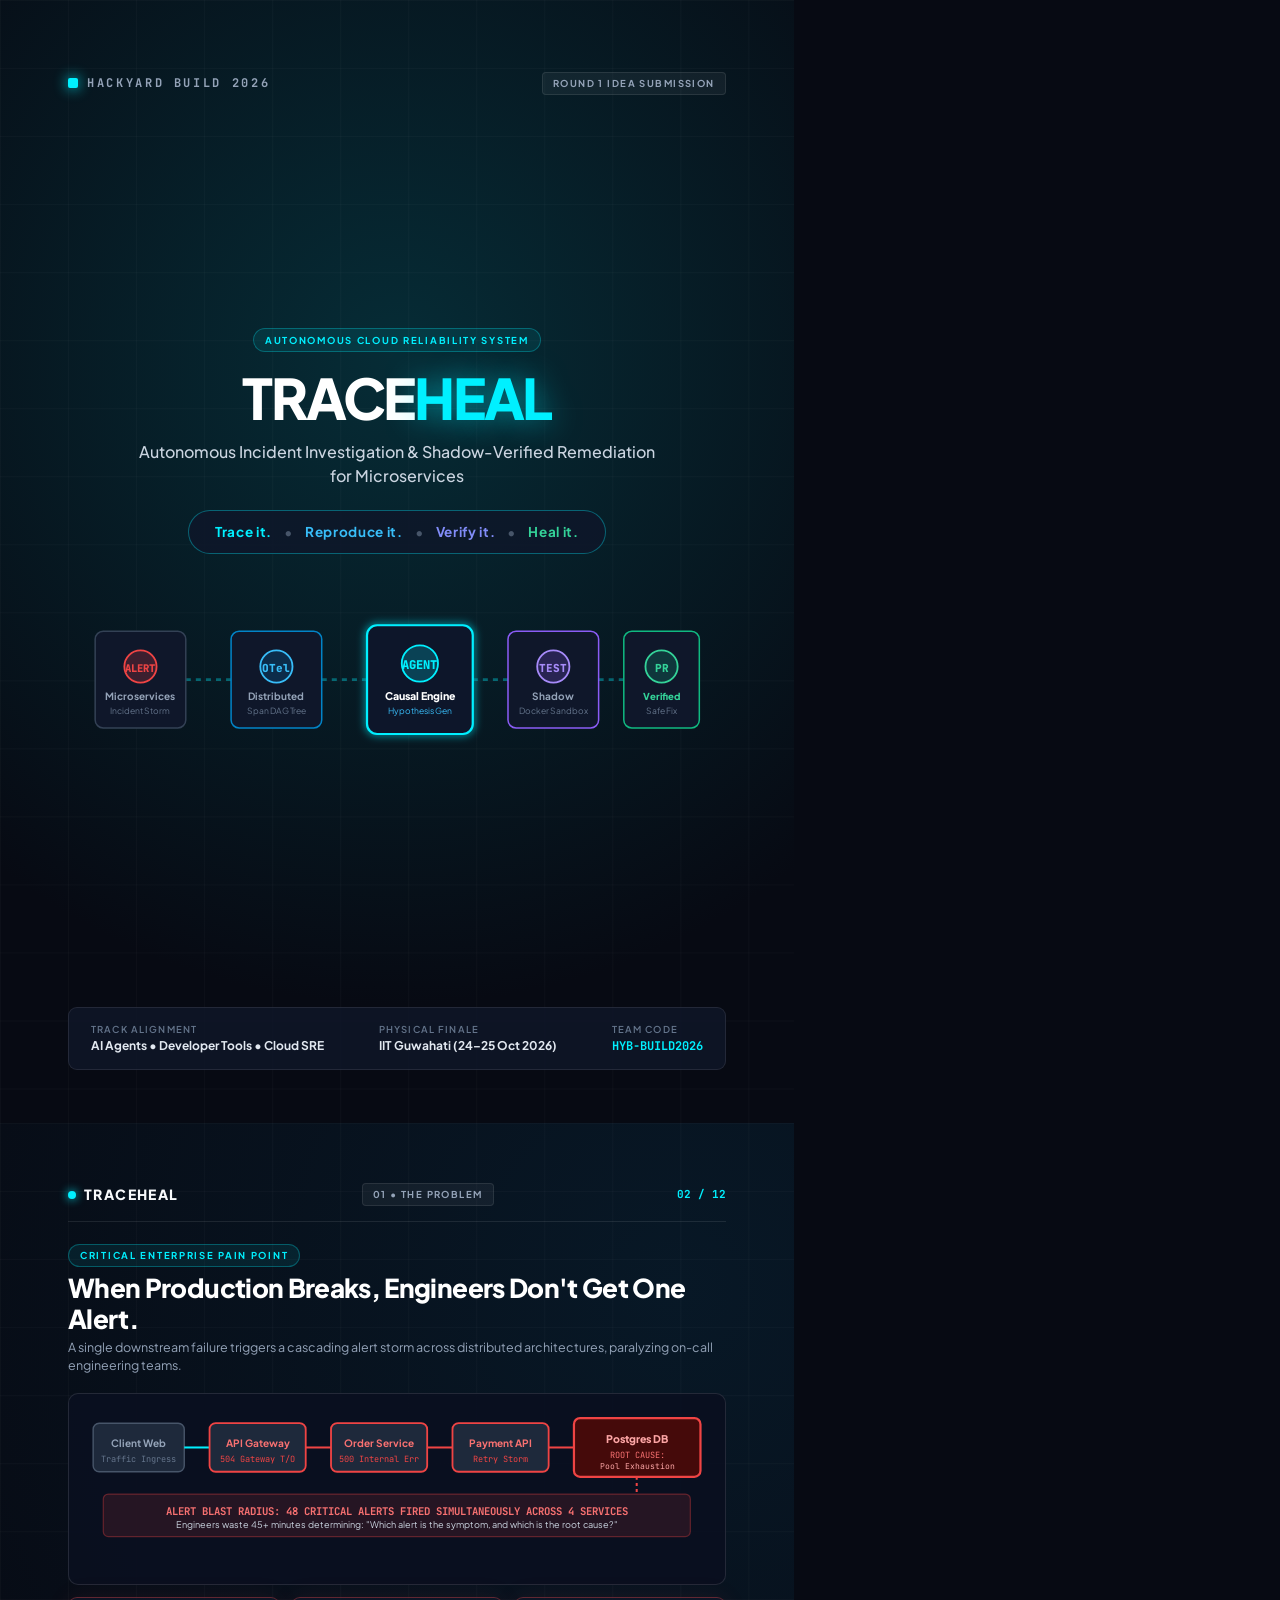
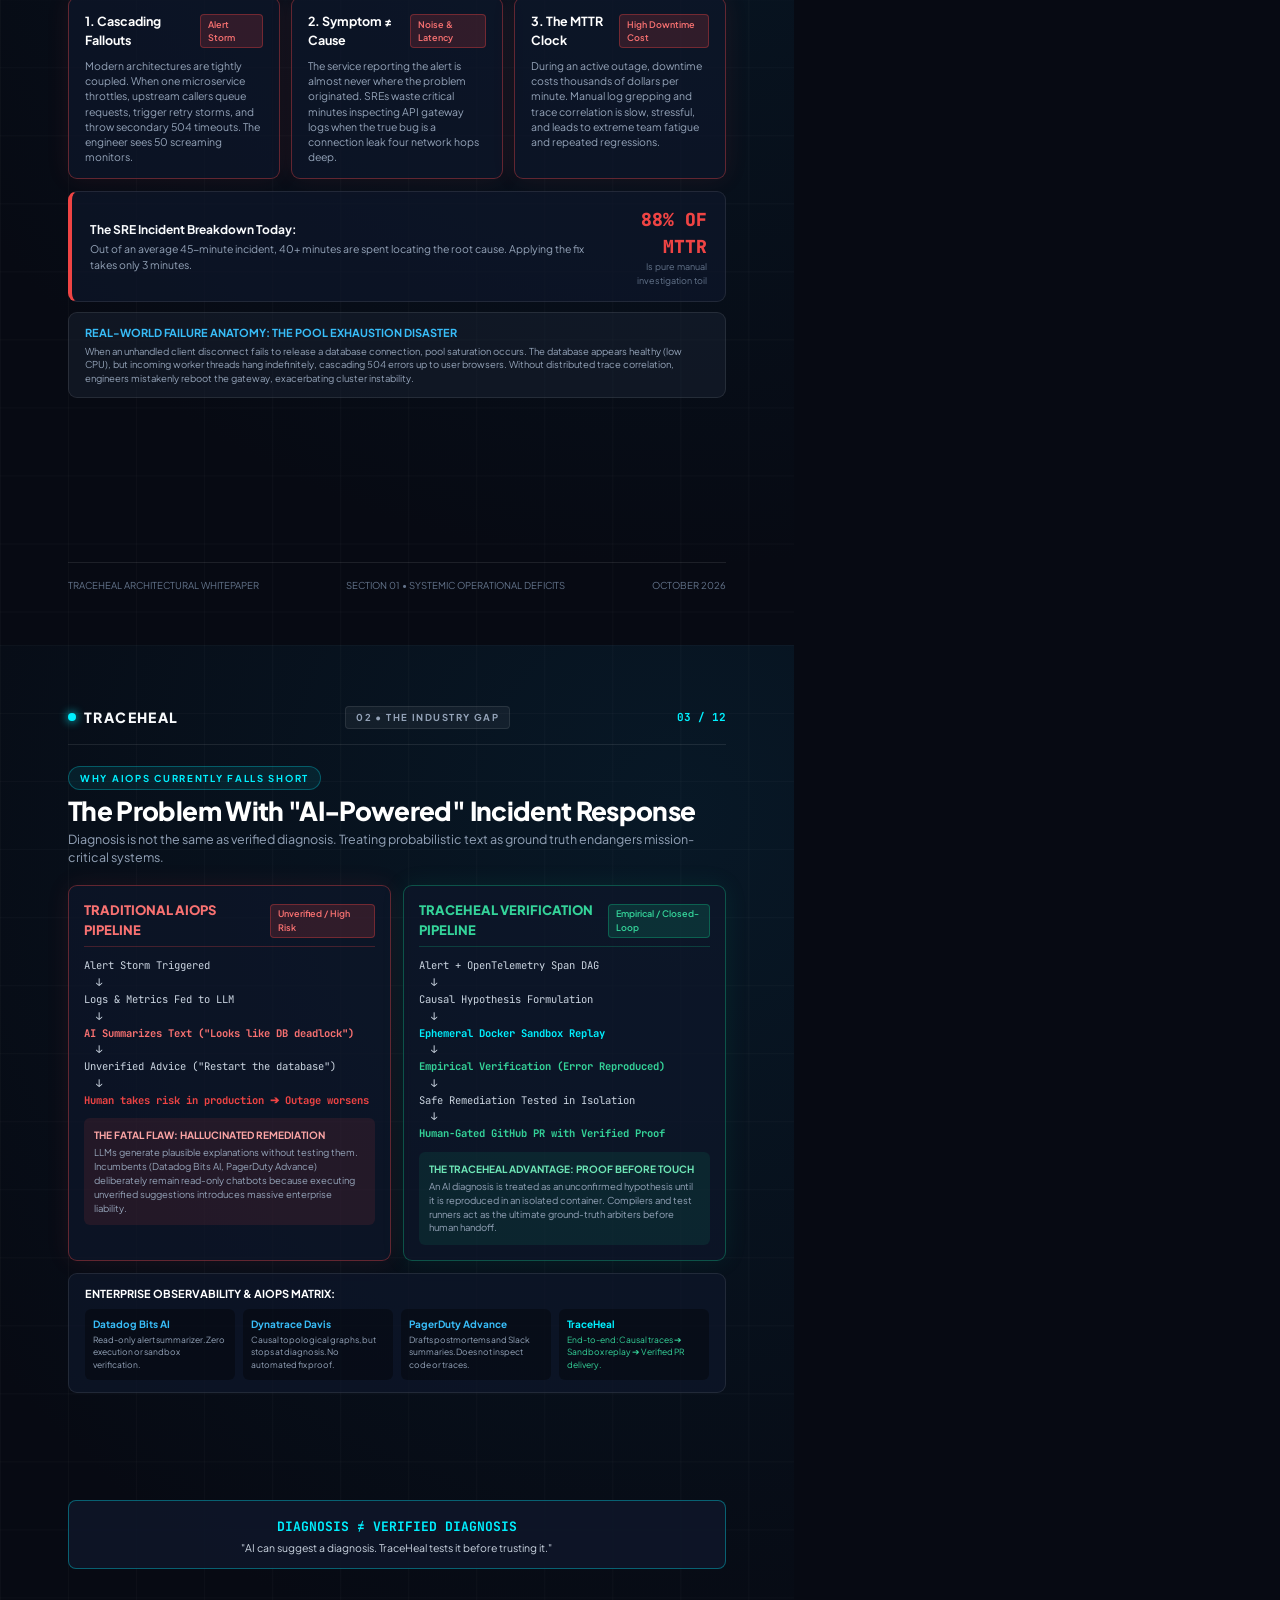
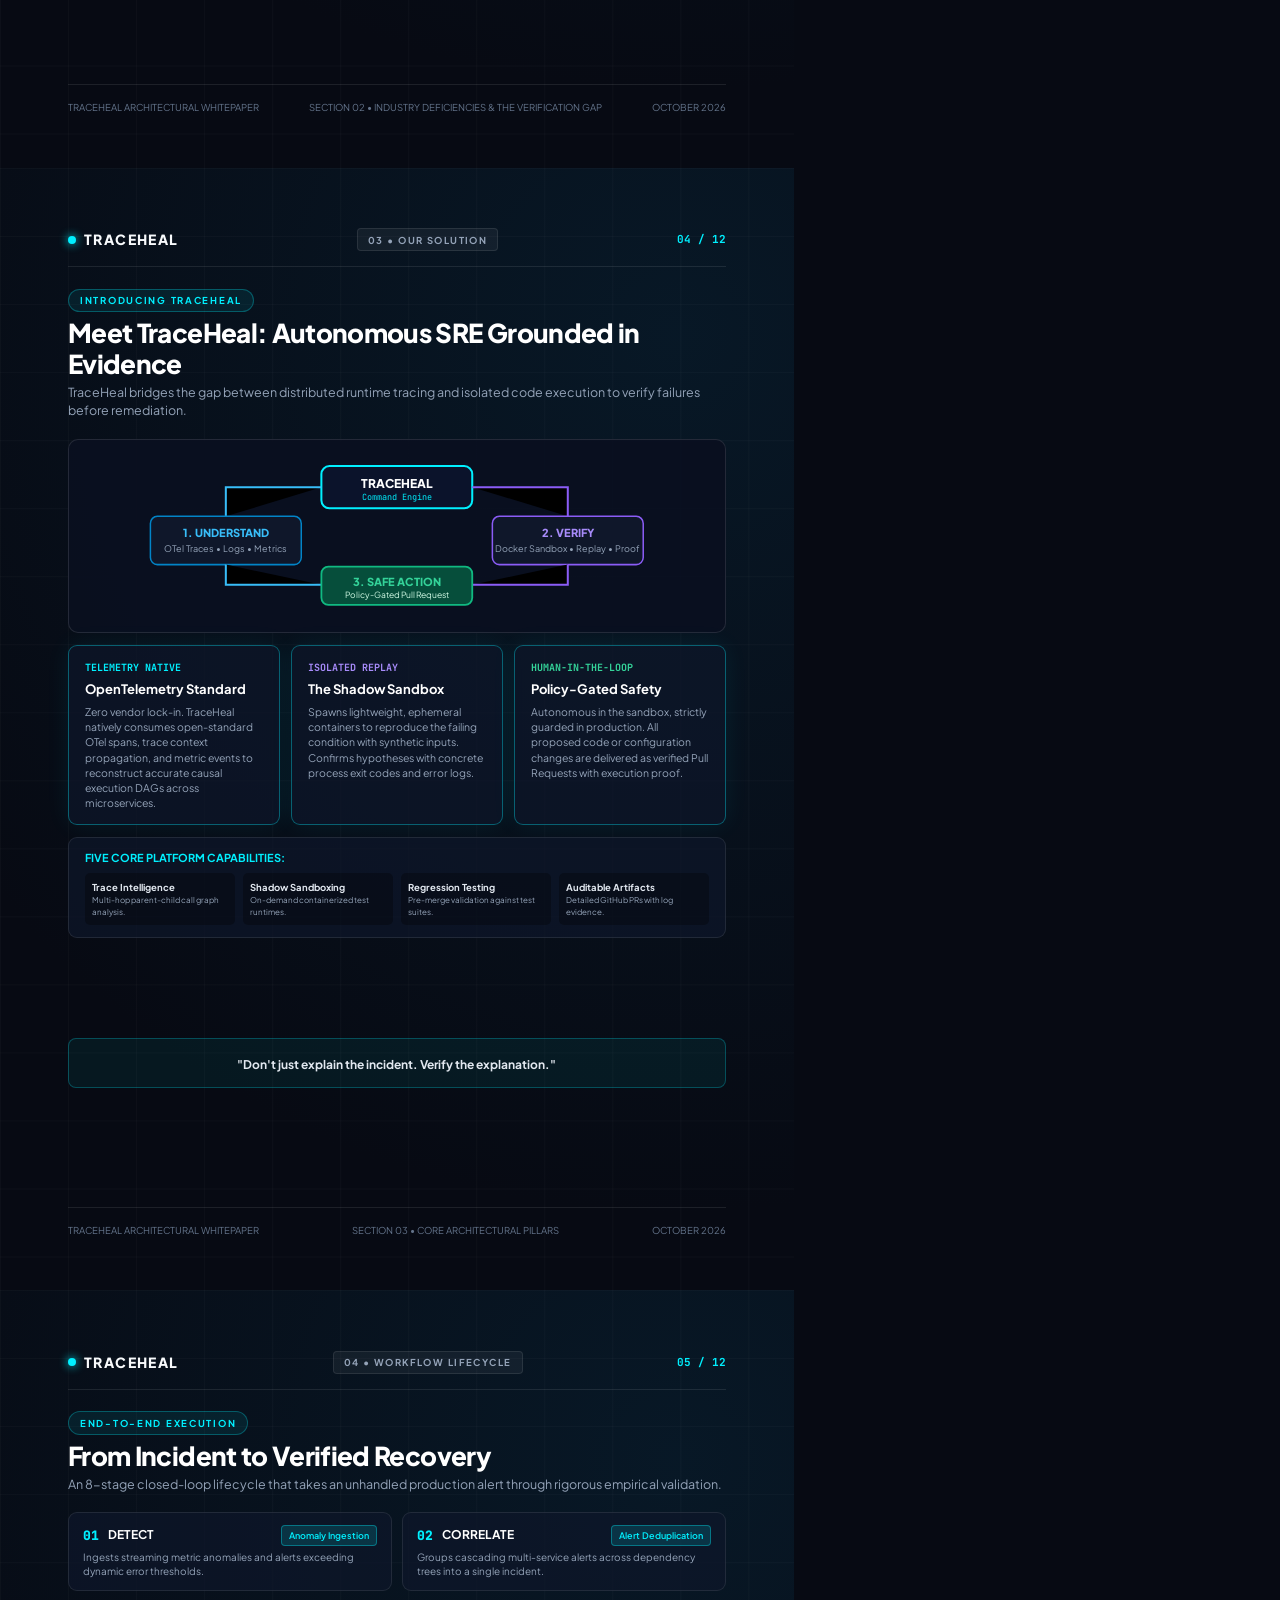
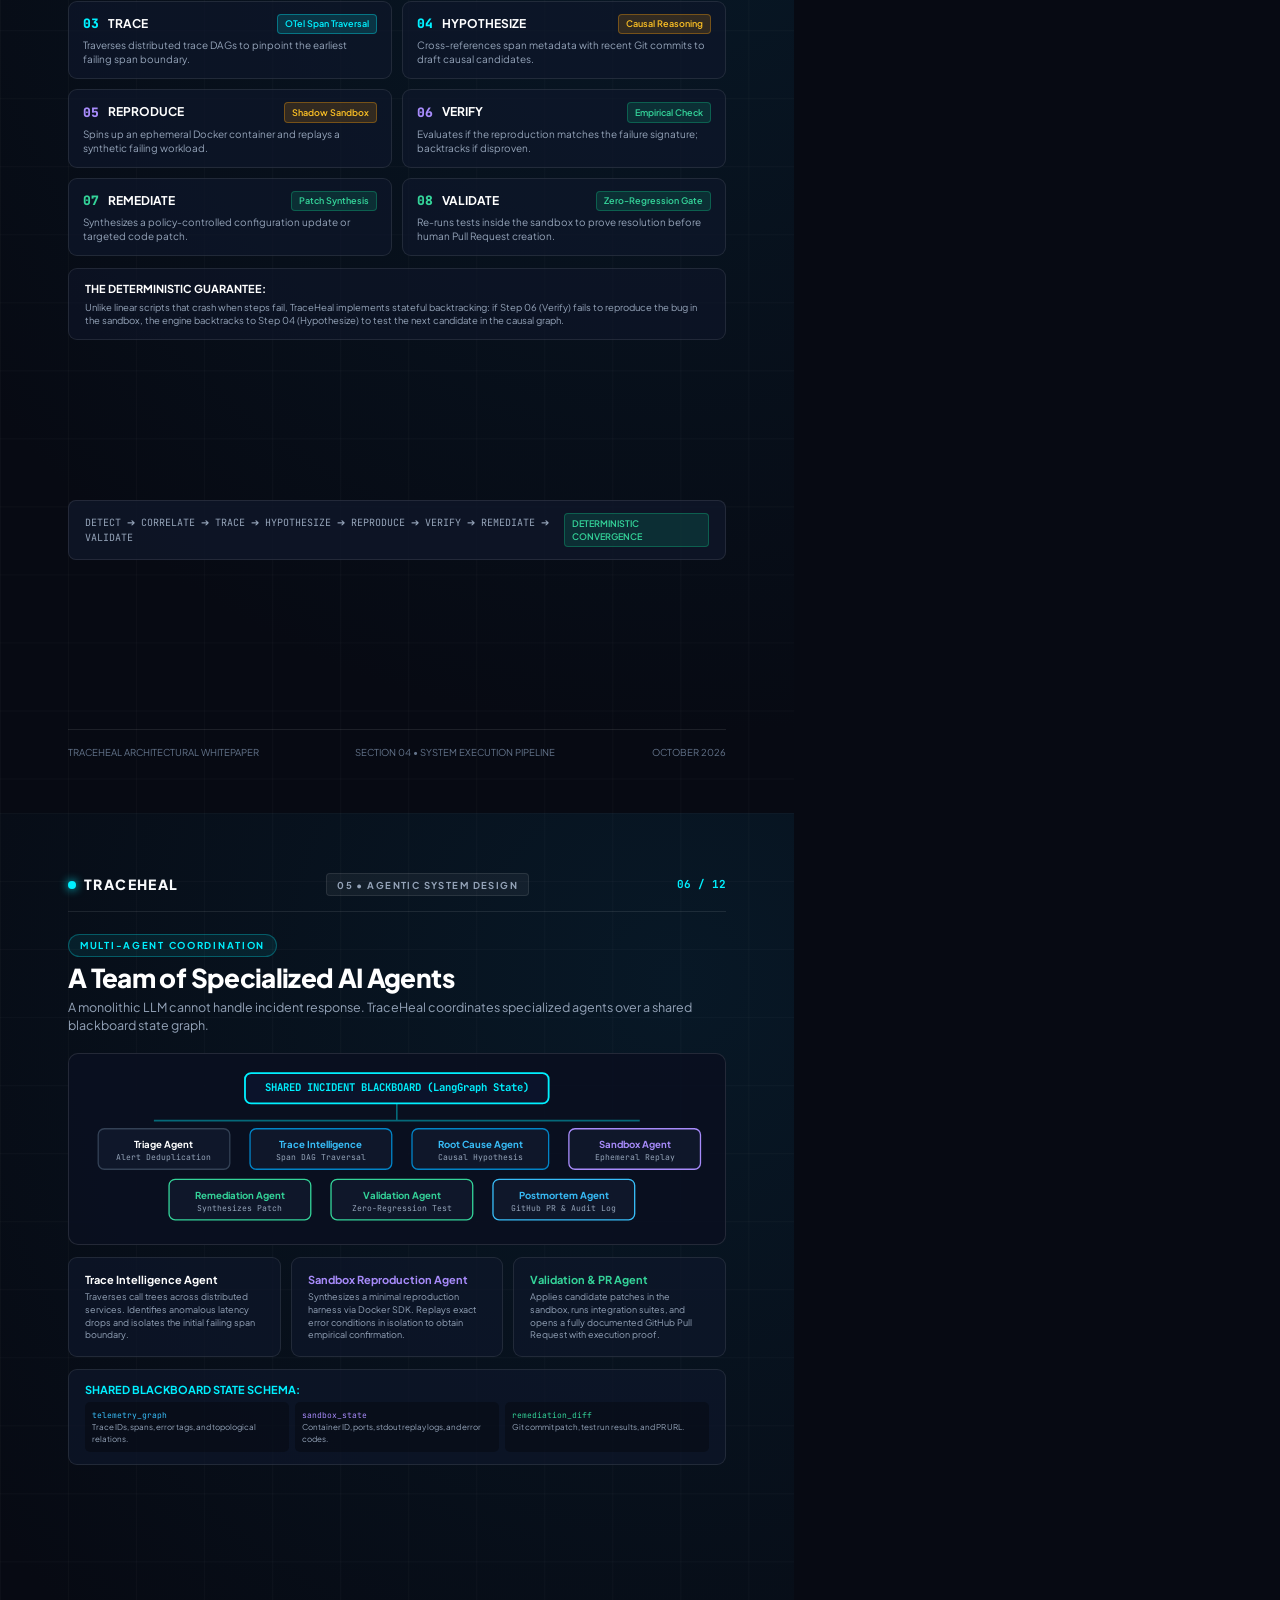
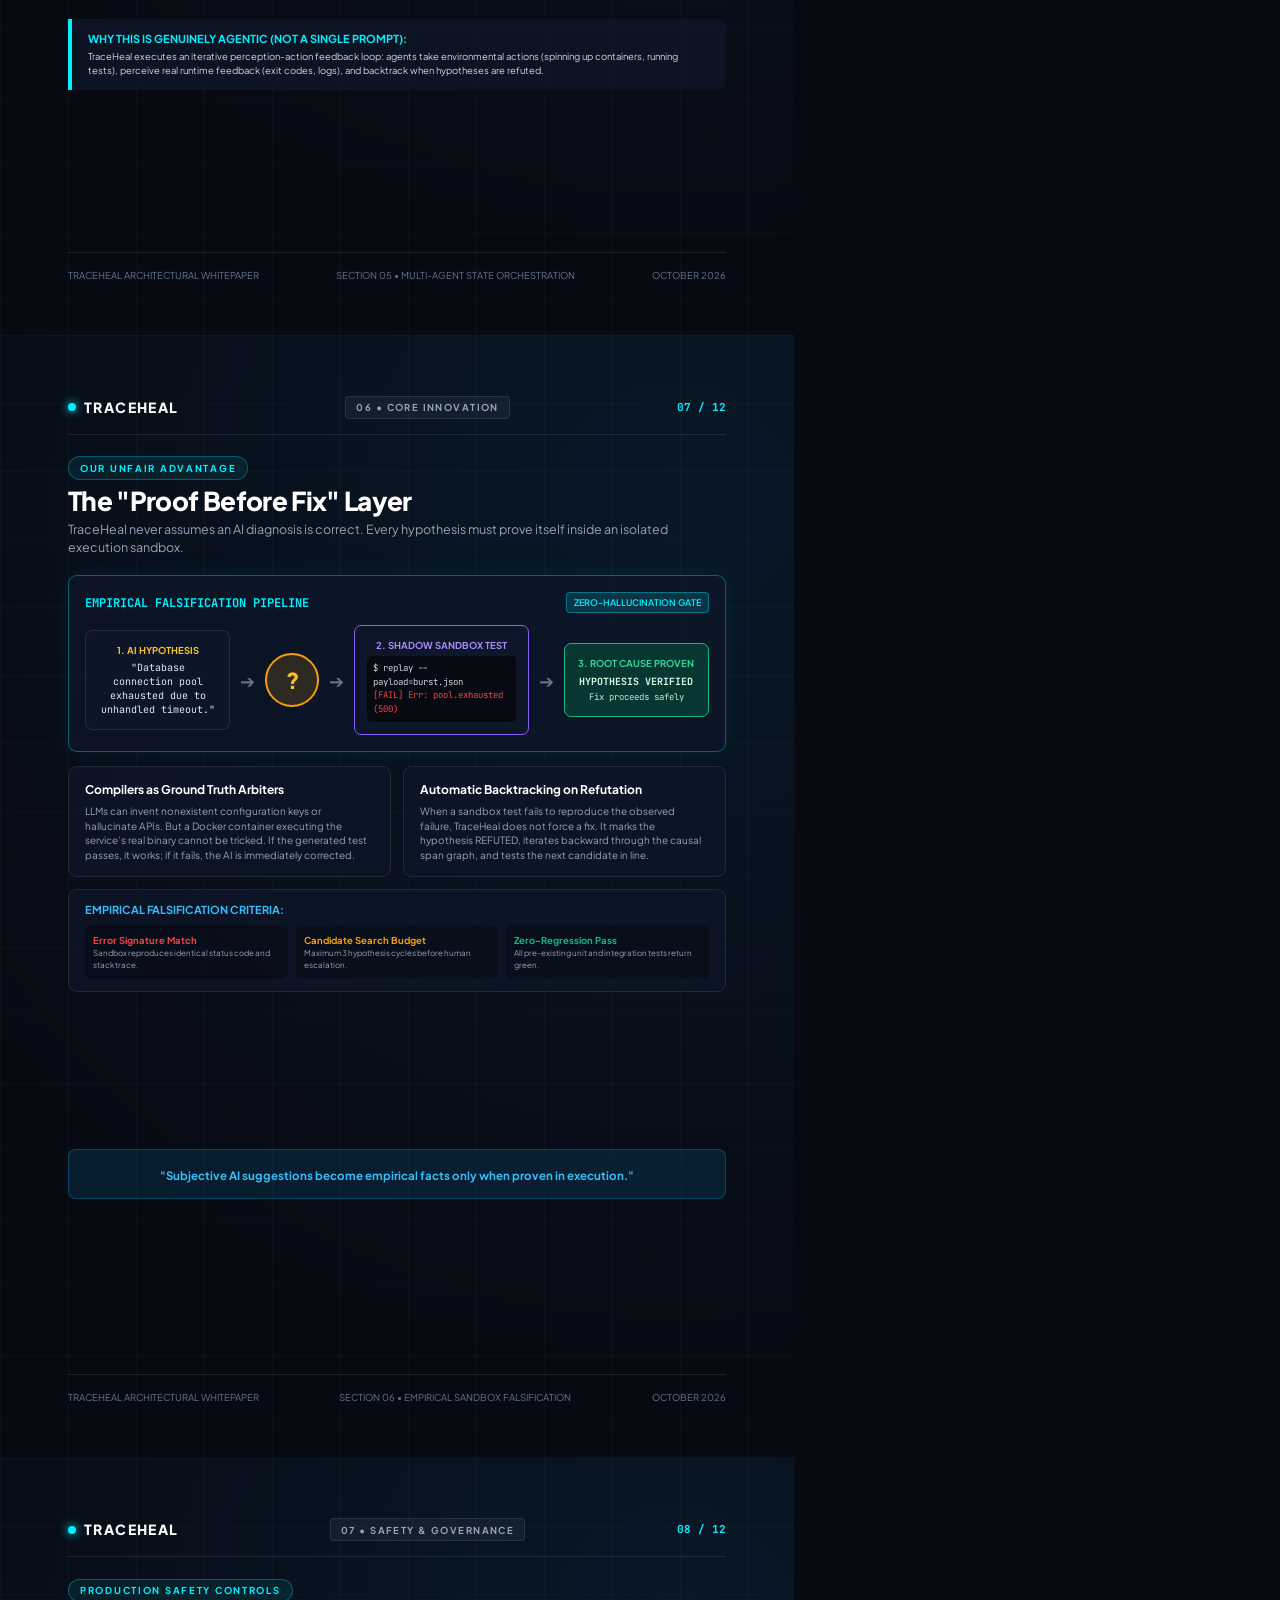
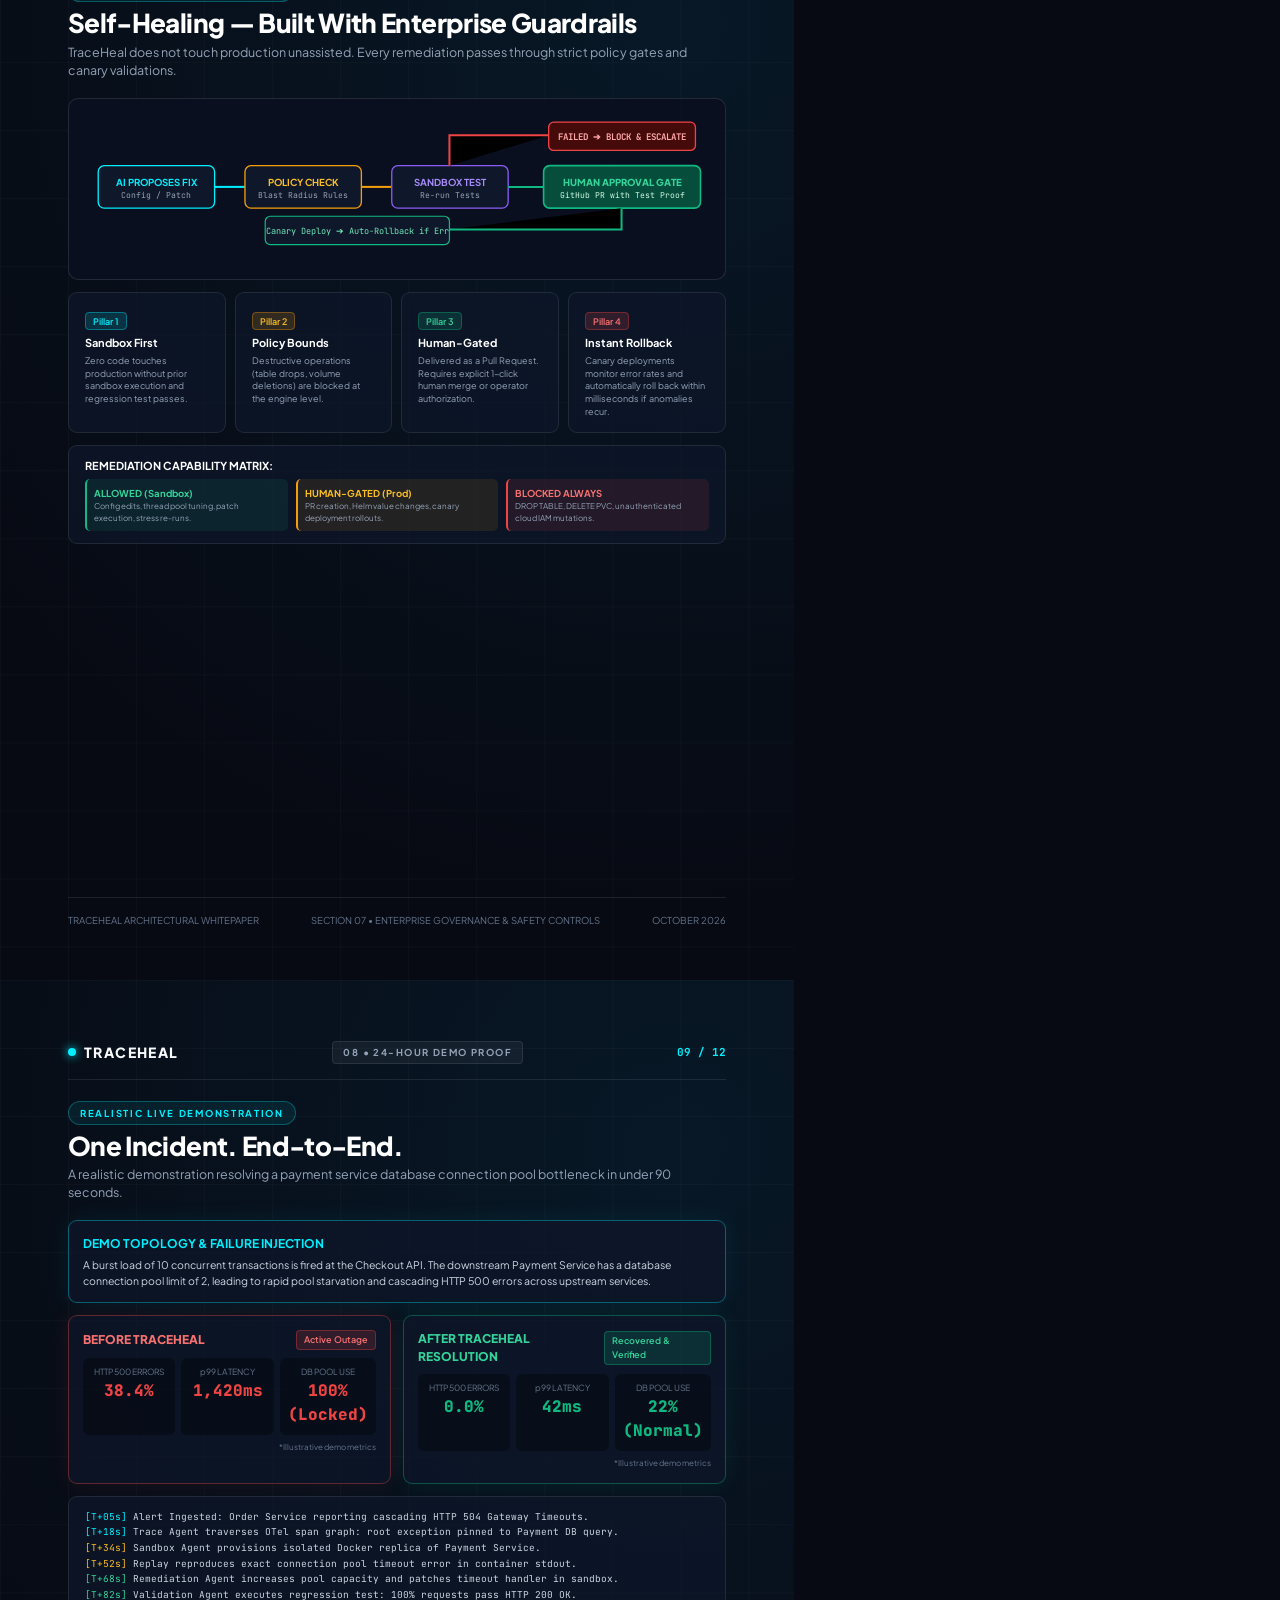
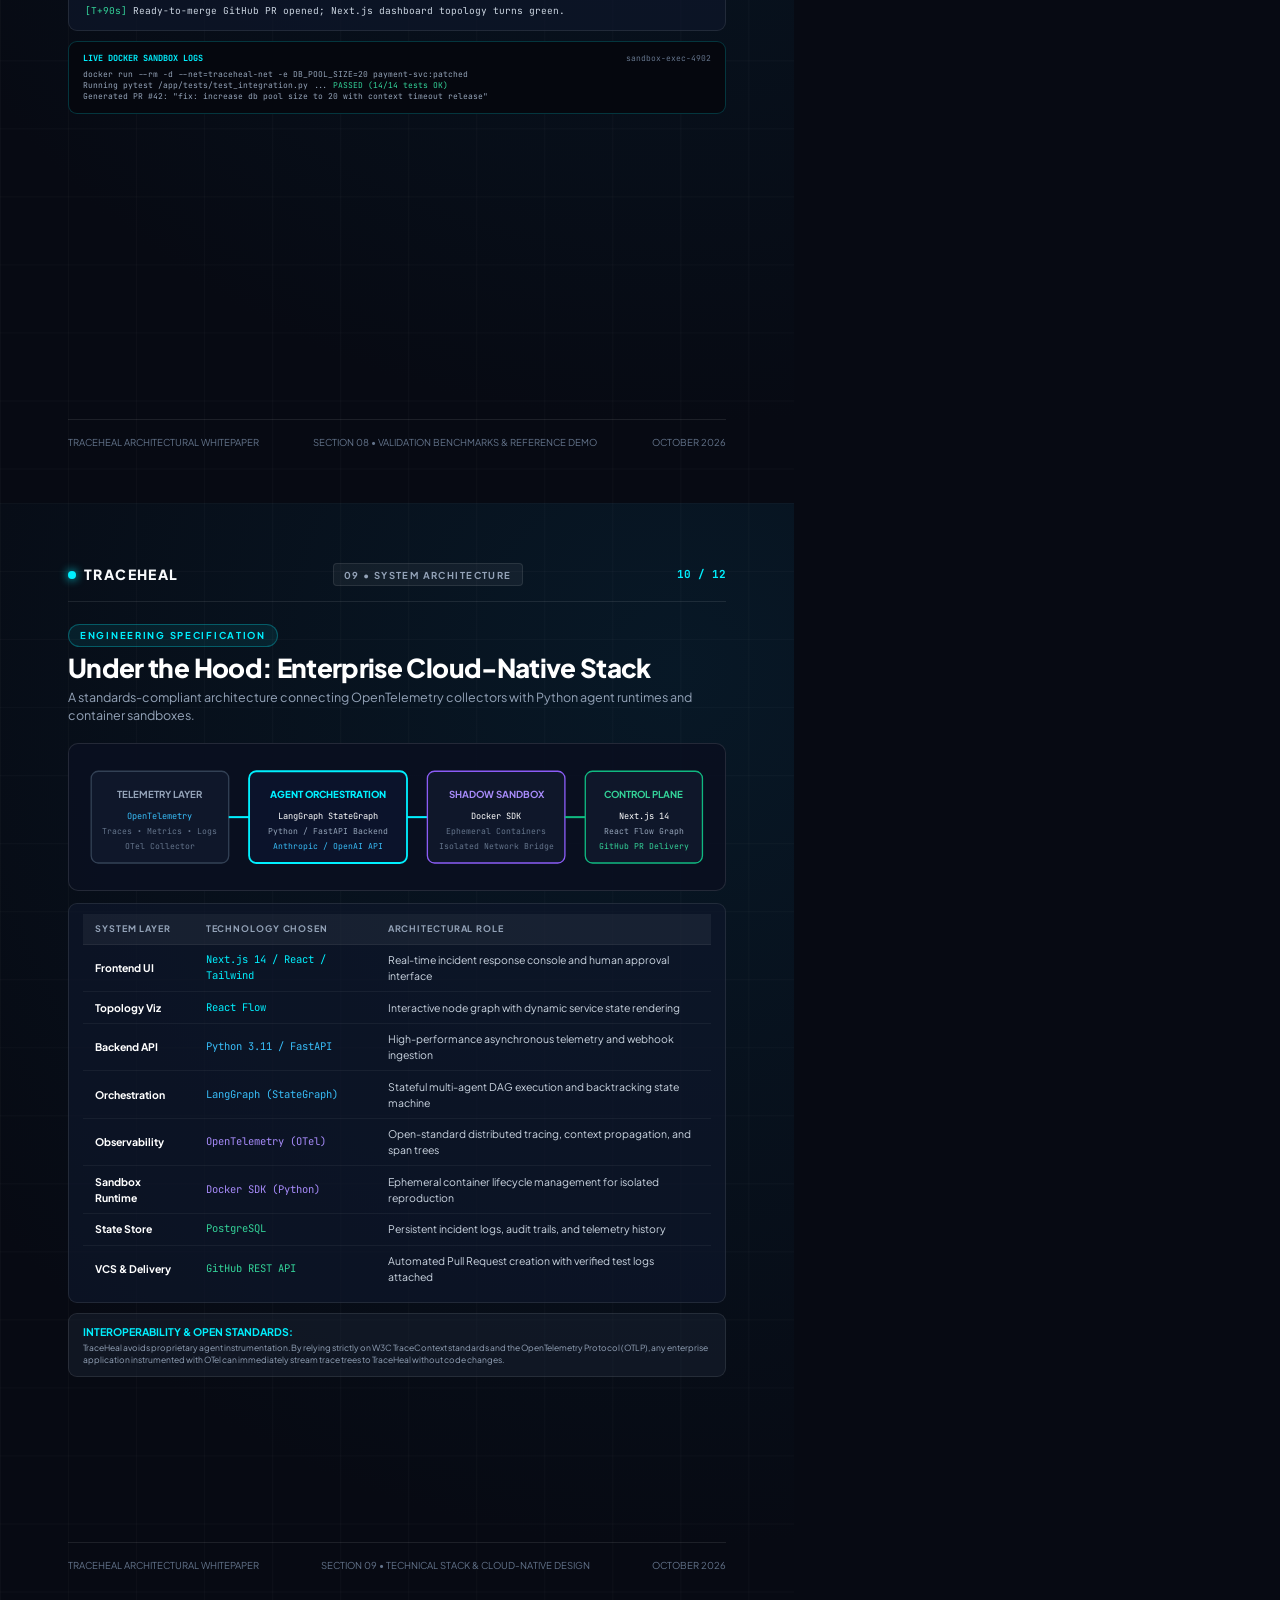
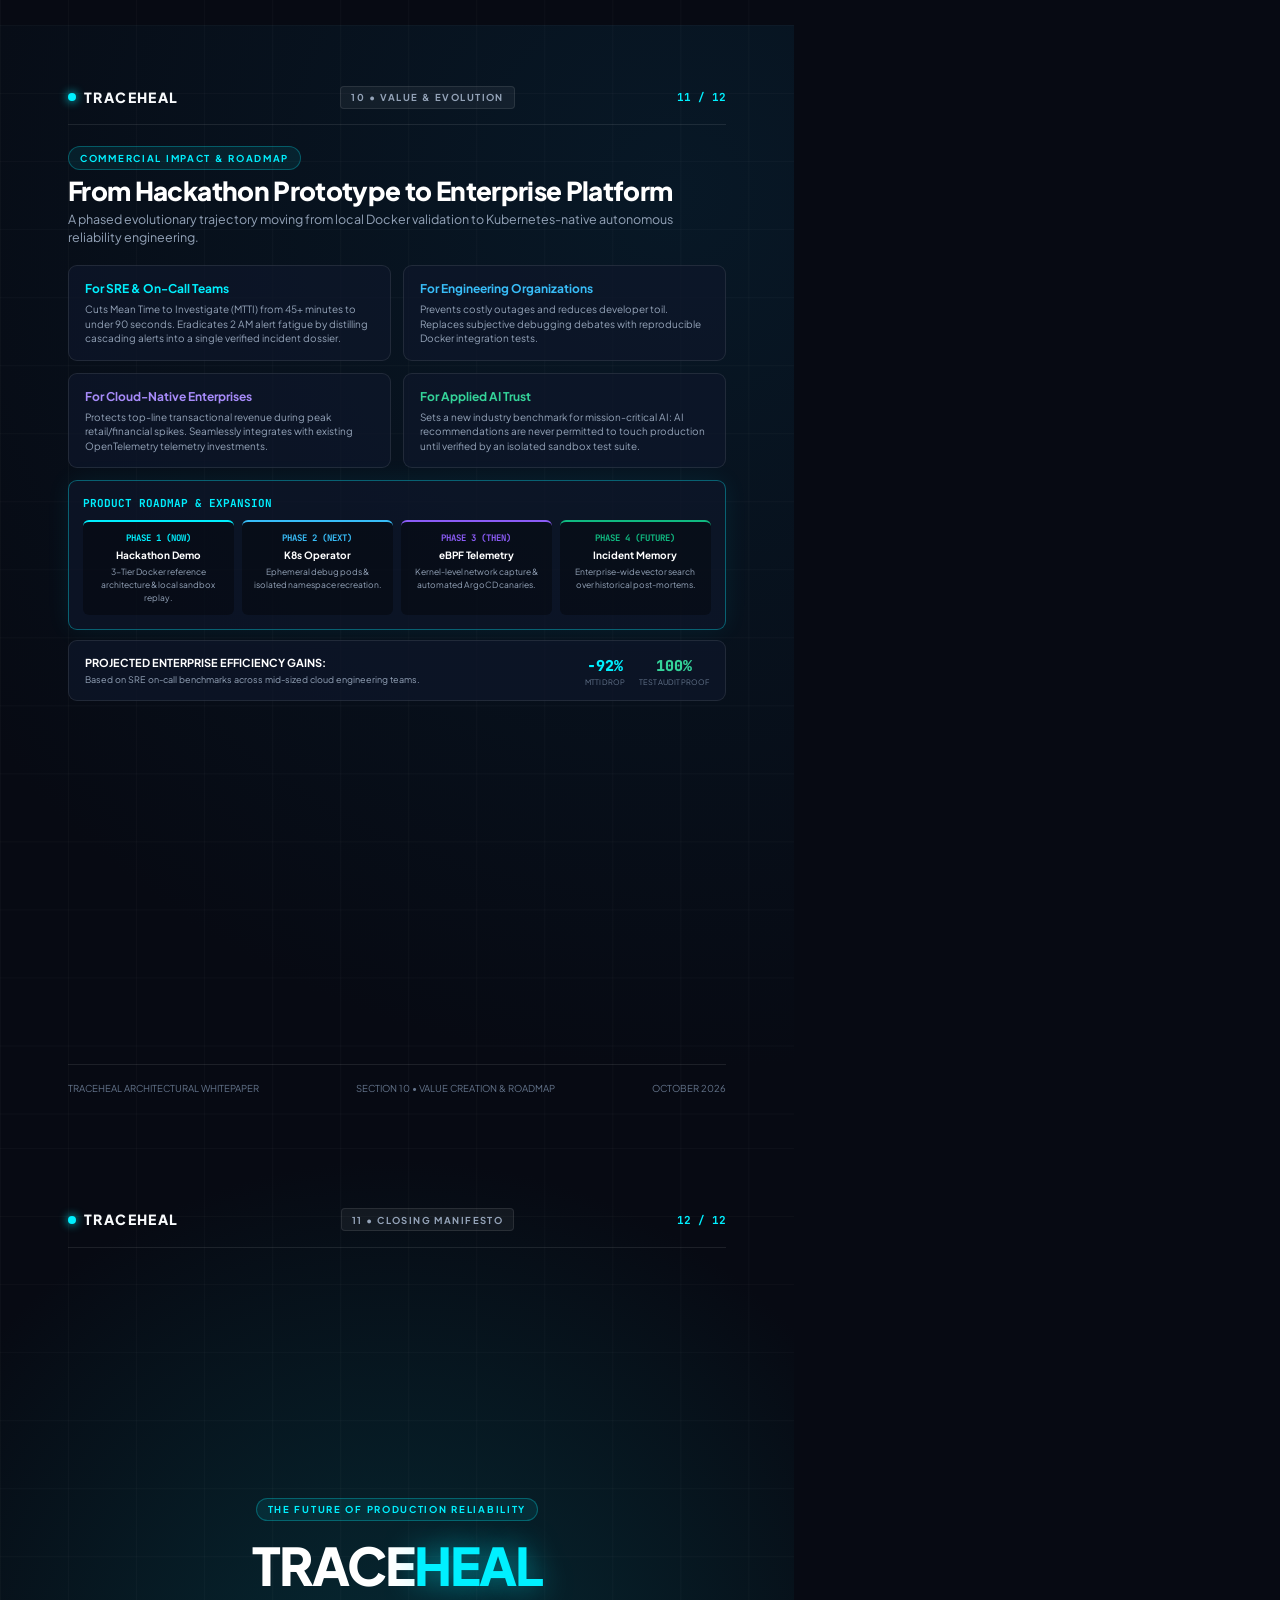
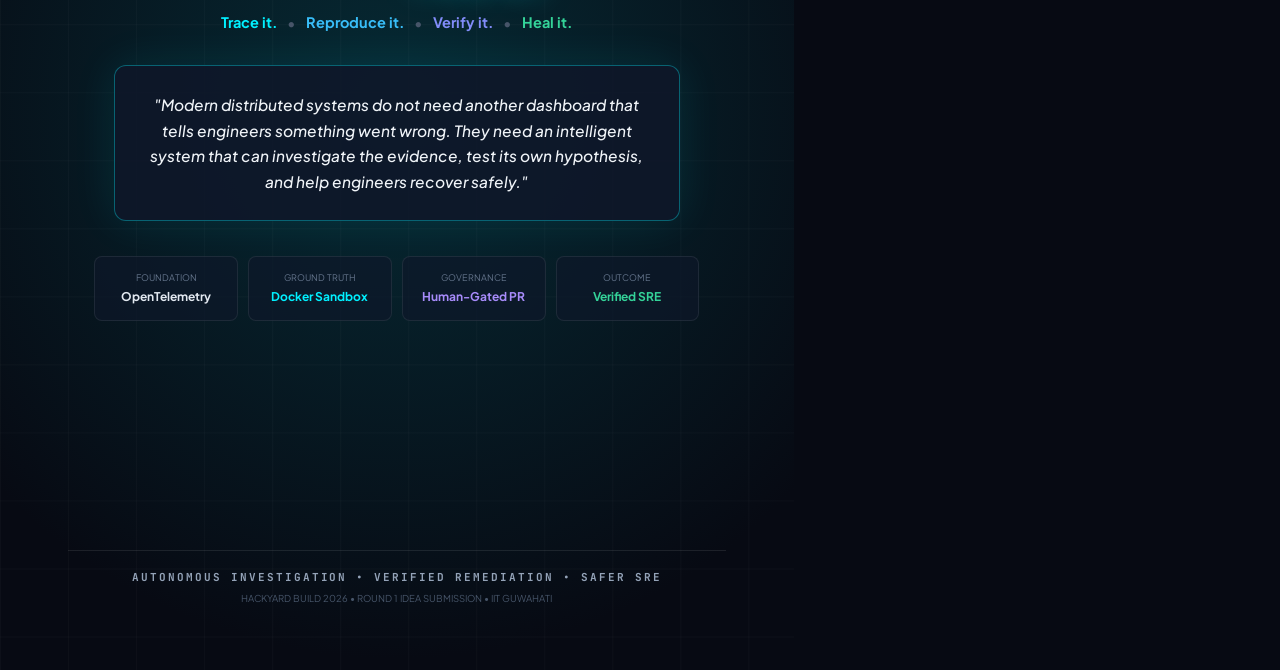
<file: TraceHeal_Idea_Submission_Source.html>
<!DOCTYPE html>
<html lang="en">
<head>
<meta charset="UTF-8">
<title>TraceHeal — Premium Idea Submission</title>
<style>
  @import url('https://fonts.googleapis.com/css2?family=Plus+Jakarta+Sans:wght@300;400;500;600;700;800&family=JetBrains+Mono:wght@400;500;600;700&display=swap');

  @page {
    size: A4 portrait;
    margin: 0;
  }

  * {
    box-sizing: border-box;
    margin: 0;
    padding: 0;
  }

  body {
    background-color: #070A13;
    color: #E2E8F0;
    font-family: 'Plus Jakarta Sans', -apple-system, BlinkMacSystemFont, sans-serif;
    -webkit-print-color-adjust: exact;
    print-color-adjust: exact;
    line-height: 1.5;
  }

  .mono {
    font-family: 'JetBrains Mono', monospace;
  }

  .page {
    width: 210mm;
    height: 297mm;
    page-break-after: always;
    position: relative;
    overflow: hidden;
    padding: 16mm 18mm 14mm 18mm;
    display: flex;
    flex-direction: column;
    justify-content: space-between;
    background: radial-gradient(circle at 85% 15%, rgba(14, 165, 233, 0.09) 0%, rgba(7, 10, 19, 1) 75%);
  }

  /* Ambient Grid Overlay */
  .page::before {
    content: "";
    position: absolute;
    inset: 0;
    background-image: 
      linear-gradient(to right, rgba(255, 255, 255, 0.025) 1px, transparent 1px),
      linear-gradient(to bottom, rgba(255, 255, 255, 0.025) 1px, transparent 1px);
    background-size: 18mm 18mm;
    pointer-events: none;
    z-index: 1;
  }

  .page-content {
    position: relative;
    z-index: 2;
    display: flex;
    flex-direction: column;
    height: 100%;
    justify-content: space-between;
  }

  /* Header & Footer */
  .page-header {
    display: flex;
    justify-content: space-between;
    align-items: center;
    padding-bottom: 4mm;
    border-bottom: 1px solid rgba(255, 255, 255, 0.09);
    margin-bottom: 5mm;
  }

  .brand-logo {
    display: flex;
    align-items: center;
    gap: 8px;
    font-weight: 800;
    font-size: 14px;
    letter-spacing: 0.1em;
    color: #F8FAFC;
  }

  .brand-dot {
    width: 8px;
    height: 8px;
    border-radius: 50%;
    background: #00F0FF;
    box-shadow: 0 0 10px #00F0FF;
  }

  .header-tag {
    font-size: 9.5px;
    font-weight: 700;
    letter-spacing: 0.15em;
    text-transform: uppercase;
    color: #94A3B8;
    background: rgba(255, 255, 255, 0.05);
    padding: 3.5px 10px;
    border-radius: 4px;
    border: 1px solid rgba(255, 255, 255, 0.09);
  }

  .page-counter {
    font-family: 'JetBrains Mono', monospace;
    font-size: 11px;
    color: #00F0FF;
    font-weight: 700;
  }

  .page-footer {
    display: flex;
    justify-content: space-between;
    align-items: center;
    padding-top: 4mm;
    border-top: 1px solid rgba(255, 255, 255, 0.09);
    font-size: 9.5px;
    color: #64748B;
    margin-top: 5mm;
  }

  /* Typography */
  .section-badge {
    display: inline-flex;
    align-items: center;
    gap: 6px;
    font-size: 9.5px;
    font-weight: 700;
    letter-spacing: 0.18em;
    text-transform: uppercase;
    color: #00F0FF;
    background: rgba(0, 240, 255, 0.08);
    padding: 3.5px 11px;
    border-radius: 999px;
    border: 1px solid rgba(0, 240, 255, 0.28);
    margin-bottom: 6px;
    width: fit-content;
  }

  .page-title {
    font-size: 26px;
    font-weight: 800;
    color: #FFFFFF;
    line-height: 1.18;
    letter-spacing: -0.025em;
    margin-bottom: 4px;
  }

  .page-subtitle {
    font-size: 12.5px;
    color: #94A3B8;
    margin-bottom: 5mm;
    line-height: 1.45;
  }

  /* Cards & Layouts */
  .card {
    background: rgba(15, 23, 42, 0.72);
    border: 1px solid rgba(255, 255, 255, 0.09);
    border-radius: 9px;
    padding: 14px 16px;
    position: relative;
  }

  .card-glow-cyan {
    border-color: rgba(0, 240, 255, 0.35);
    box-shadow: 0 0 25px rgba(0, 240, 255, 0.07);
  }

  .card-glow-red {
    border-color: rgba(239, 68, 68, 0.38);
    box-shadow: 0 0 25px rgba(239, 68, 68, 0.09);
  }

  .card-glow-green {
    border-color: rgba(16, 185, 129, 0.38);
    box-shadow: 0 0 25px rgba(16, 185, 129, 0.09);
  }

  .grid-2 {
    display: grid;
    grid-template-columns: 1fr 1fr;
    gap: 12px;
  }

  .grid-3 {
    display: grid;
    grid-template-columns: 1fr 1fr 1fr;
    gap: 11px;
  }

  .grid-4 {
    display: grid;
    grid-template-columns: repeat(4, 1fr);
    gap: 10px;
  }

  /* Diagrams */
  .diagram-container {
    background: rgba(10, 16, 32, 0.92);
    border: 1px solid rgba(255, 255, 255, 0.11);
    border-radius: 10px;
    padding: 14px;
    display: flex;
    align-items: center;
    justify-content: center;
    margin-bottom: 12px;
  }

  /* Badges */
  .badge-danger {
    background: rgba(239, 68, 68, 0.16);
    color: #F87171;
    border: 1px solid rgba(239, 68, 68, 0.35);
    padding: 2.5px 7px;
    border-radius: 4px;
    font-size: 9px;
    font-weight: 600;
  }

  .badge-success {
    background: rgba(16, 185, 129, 0.16);
    color: #34D399;
    border: 1px solid rgba(16, 185, 129, 0.35);
    padding: 2.5px 7px;
    border-radius: 4px;
    font-size: 9px;
    font-weight: 600;
  }

  .badge-cyan {
    background: rgba(0, 240, 255, 0.14);
    color: #00F0FF;
    border: 1px solid rgba(0, 240, 255, 0.35);
    padding: 2.5px 7px;
    border-radius: 4px;
    font-size: 9px;
    font-weight: 600;
  }

  .badge-amber {
    background: rgba(245, 158, 11, 0.16);
    color: #FBBF24;
    border: 1px solid rgba(245, 158, 11, 0.35);
    padding: 2.5px 7px;
    border-radius: 4px;
    font-size: 9px;
    font-weight: 600;
  }

  /* Tables */
  table.tech-table {
    width: 100%;
    border-collapse: collapse;
    font-size: 10.5px;
  }

  table.tech-table th {
    text-align: left;
    padding: 8px 12px;
    background: rgba(255, 255, 255, 0.05);
    color: #94A3B8;
    text-transform: uppercase;
    font-size: 9px;
    letter-spacing: 0.1em;
    border-bottom: 1px solid rgba(255, 255, 255, 0.1);
  }

  table.tech-table td {
    padding: 7.5px 12px;
    border-bottom: 1px solid rgba(255, 255, 255, 0.05);
    color: #CBD5E1;
  }

  table.tech-table tr:last-child td {
    border-bottom: none;
  }
</style>
</head>
<body>

<!-- ====================================================================
     PAGE 1: COVER
==================================================================== -->
<div class="page" style="background: radial-gradient(circle at 50% 32%, rgba(0, 240, 255, 0.15) 0%, rgba(7, 10, 19, 1) 75%);">
  <div class="page-content">
    
    <!-- Top Bar -->
    <div style="display: flex; justify-content: space-between; align-items: center; padding-top: 3mm;">
      <div style="display: flex; align-items: center; gap: 9px;">
        <div style="width: 10px; height: 10px; background: #00F0FF; border-radius: 2px; box-shadow: 0 0 14px #00F0FF;"></div>
        <span class="mono" style="font-size: 12px; font-weight: 700; letter-spacing: 0.22em; color: #94A3B8;">HACKYARD BUILD 2026</span>
      </div>
      <div class="header-tag">ROUND 1 IDEA SUBMISSION</div>
    </div>

    <!-- Center Hero -->
    <div style="text-align: center; margin: auto 0;">
      <div class="section-badge" style="margin: 0 auto 16px auto;">AUTONOMOUS CLOUD RELIABILITY SYSTEM</div>
      
      <h1 style="font-size: 56px; font-weight: 800; letter-spacing: -0.04em; color: #FFFFFF; line-height: 1.05; margin-bottom: 14px;">
        TRACE<span style="color: #00F0FF; text-shadow: 0 0 30px rgba(0, 240, 255, 0.55);">HEAL</span>
      </h1>
      
      <p style="font-size: 16px; font-weight: 500; color: #CBD5E1; max-width: 82%; margin: 0 auto 22px auto; line-height: 1.5;">
        Autonomous Incident Investigation & Shadow-Verified Remediation for Microservices
      </p>

      <div style="display: inline-flex; align-items: center; gap: 12px; background: rgba(15, 23, 42, 0.85); border: 1px solid rgba(0, 240, 255, 0.35); border-radius: 999px; padding: 9px 26px; margin-bottom: 35px;">
        <span style="font-size: 13.5px; font-weight: 700; color: #00F0FF; letter-spacing: 0.05em;">Trace it.</span>
        <span style="color: #475569;">•</span>
        <span style="font-size: 13.5px; font-weight: 700; color: #38BDF8; letter-spacing: 0.05em;">Reproduce it.</span>
        <span style="color: #475569;">•</span>
        <span style="font-size: 13.5px; font-weight: 700; color: #818CF8; letter-spacing: 0.05em;">Verify it.</span>
        <span style="color: #475569;">•</span>
        <span style="font-size: 13.5px; font-weight: 700; color: #34D399; letter-spacing: 0.05em;">Heal it.</span>
      </div>

      <!-- Hero Concept Diagram -->
      <div style="margin: 0 auto; max-width: 98%;">
        <svg viewBox="0 0 640 180" style="width: 100%; height: auto;">
          <defs>
            <filter id="glow" x="-20%" y="-20%" width="140%" height="140%">
              <feGaussianBlur stdDeviation="4" result="blur" />
              <feComposite in="SourceGraphic" in2="blur" operator="over" />
            </filter>
          </defs>

          <!-- Connecting Flow -->
          <path d="M 100 90 L 175 90 M 235 90 L 310 90 M 375 90 L 450 90 M 510 90 L 575 90" stroke="rgba(0, 240, 255, 0.35)" stroke-width="2.5" stroke-dasharray="5 5" />

          <!-- Node 1: Alert Storm -->
          <g transform="translate(20, 42)">
            <rect width="90" height="96" rx="8" fill="#0F172A" stroke="#334155" stroke-width="1.5" />
            <circle cx="45" cy="35" r="16" fill="rgba(239, 68, 68, 0.2)" stroke="#EF4444" stroke-width="1.8" />
            <text x="45" y="40" text-anchor="middle" font-size="10.5" font-family="'JetBrains Mono'" fill="#EF4444" font-weight="800">ALERT</text>
            <text x="45" y="68" text-anchor="middle" font-size="10" font-family="'Plus Jakarta Sans'" fill="#94A3B8" font-weight="700">Microservices</text>
            <text x="45" y="82" text-anchor="middle" font-size="8.5" font-family="'Plus Jakarta Sans'" fill="#64748B">Incident Storm</text>
          </g>

          <!-- Node 2: OpenTelemetry Traces -->
          <g transform="translate(155, 42)">
            <rect width="90" height="96" rx="8" fill="#0F172A" stroke="#0284C7" stroke-width="1.5" />
            <circle cx="45" cy="35" r="16" fill="rgba(2, 132, 199, 0.2)" stroke="#38BDF8" stroke-width="1.8" />
            <text x="45" y="40" text-anchor="middle" font-size="11" font-family="'JetBrains Mono'" fill="#38BDF8" font-weight="800">OTel</text>
            <text x="45" y="68" text-anchor="middle" font-size="10" font-family="'Plus Jakarta Sans'" fill="#94A3B8" font-weight="700">Distributed</text>
            <text x="45" y="82" text-anchor="middle" font-size="8.5" font-family="'Plus Jakarta Sans'" fill="#64748B">Span DAG Tree</text>
          </g>

          <!-- Node 3: AI Agent Swarm -->
          <g transform="translate(290, 36)">
            <rect width="105" height="108" rx="10" fill="#0B132B" stroke="#00F0FF" stroke-width="2.2" filter="url(#glow)" />
            <circle cx="52.5" cy="38" r="18" fill="rgba(0, 240, 255, 0.2)" stroke="#00F0FF" stroke-width="1.8" />
            <text x="52.5" y="43" text-anchor="middle" font-size="12" font-family="'JetBrains Mono'" fill="#00F0FF" font-weight="800">AGENT</text>
            <text x="52.5" y="74" text-anchor="middle" font-size="10.5" font-family="'Plus Jakarta Sans'" fill="#FFFFFF" font-weight="800">Causal Engine</text>
            <text x="52.5" y="88" text-anchor="middle" font-size="8.5" font-family="'Plus Jakarta Sans'" fill="#38BDF8">Hypothesis Gen</text>
          </g>

          <!-- Node 4: Sandbox Replay -->
          <g transform="translate(430, 42)">
            <rect width="90" height="96" rx="8" fill="#0F172A" stroke="#8B5CF6" stroke-width="1.5" />
            <circle cx="45" cy="35" r="16" fill="rgba(139, 92, 246, 0.2)" stroke="#A78BFA" stroke-width="1.8" />
            <text x="45" y="40" text-anchor="middle" font-size="11" font-family="'JetBrains Mono'" fill="#A78BFA" font-weight="800">TEST</text>
            <text x="45" y="68" text-anchor="middle" font-size="10" font-family="'Plus Jakarta Sans'" fill="#94A3B8" font-weight="700">Shadow</text>
            <text x="45" y="82" text-anchor="middle" font-size="8.5" font-family="'Plus Jakarta Sans'" fill="#64748B">Docker Sandbox</text>
          </g>

          <!-- Node 5: Verified Fix -->
          <g transform="translate(545, 42)">
            <rect width="75" height="96" rx="8" fill="#0F172A" stroke="#10B981" stroke-width="1.5" />
            <circle cx="37.5" cy="35" r="16" fill="rgba(16, 185, 129, 0.2)" stroke="#34D399" stroke-width="1.8" />
            <text x="37.5" y="40" text-anchor="middle" font-size="11" font-family="'JetBrains Mono'" fill="#34D399" font-weight="800">PR</text>
            <text x="37.5" y="68" text-anchor="middle" font-size="9.5" font-family="'Plus Jakarta Sans'" fill="#34D399" font-weight="800">Verified</text>
            <text x="37.5" y="82" text-anchor="middle" font-size="8.5" font-family="'Plus Jakarta Sans'" fill="#64748B">Safe Fix</text>
          </g>
        </svg>
      </div>
    </div>

    <!-- Bottom Meta Card -->
    <div style="background: rgba(15, 23, 42, 0.8); border: 1px solid rgba(255, 255, 255, 0.09); border-radius: 9px; padding: 14px 22px; display: flex; justify-content: space-between; align-items: center;">
      <div>
        <div style="font-size: 9.5px; color: #64748B; text-transform: uppercase; letter-spacing: 0.12em; font-weight: 600;">Track Alignment</div>
        <div style="font-size: 12px; font-weight: 700; color: #E2E8F0;">AI Agents • Developer Tools • Cloud SRE</div>
      </div>
      <div>
        <div style="font-size: 9.5px; color: #64748B; text-transform: uppercase; letter-spacing: 0.12em; font-weight: 600;">Physical Finale</div>
        <div style="font-size: 12px; font-weight: 700; color: #E2E8F0;">IIT Guwahati (24–25 Oct 2026)</div>
      </div>
      <div>
        <div style="font-size: 9.5px; color: #64748B; text-transform: uppercase; letter-spacing: 0.12em; font-weight: 600;">Team Code</div>
        <div class="mono" style="font-size: 12px; font-weight: 700; color: #00F0FF;">HYB-BUILD2026</div>
      </div>
    </div>

  </div>
</div>

<!-- ====================================================================
     PAGE 2: THE PROBLEM
==================================================================== -->
<div class="page">
  <div class="page-content">
    <div>
      <div class="page-header">
        <div class="brand-logo"><div class="brand-dot"></div>TRACEHEAL</div>
        <div class="header-tag">01 • THE PROBLEM</div>
        <div class="page-counter">02 / 12</div>
      </div>

      <div class="section-badge">CRITICAL ENTERPRISE PAIN POINT</div>
      <h2 class="page-title">When Production Breaks, Engineers Don't Get One Alert.</h2>
      <p class="page-subtitle">A single downstream failure triggers a cascading alert storm across distributed architectures, paralyzing on-call engineering teams.</p>

      <!-- Visual: Microservice Call Chain & Cascade -->
      <div class="diagram-container">
        <svg viewBox="0 0 620 160" style="width: 100%; height: auto;">
          <!-- Service Chain -->
          <g transform="translate(10, 15)">
            <rect width="90" height="48" rx="6" fill="#1E293B" stroke="#475569" stroke-width="1.4" />
            <text x="45" y="24" text-anchor="middle" font-size="10" font-family="'Plus Jakarta Sans'" fill="#94A3B8" font-weight="700">Client Web</text>
            <text x="45" y="38" text-anchor="middle" font-size="8.5" font-family="'JetBrains Mono'" fill="#64748B">Traffic Ingress</text>
          </g>
          <path d="M 100 39 L 125 39" stroke="#00F0FF" stroke-width="2" />

          <g transform="translate(125, 15)">
            <rect width="95" height="48" rx="6" fill="#1E293B" stroke="#EF4444" stroke-width="1.8" />
            <text x="47.5" y="24" text-anchor="middle" font-size="10" font-family="'Plus Jakarta Sans'" fill="#F87171" font-weight="700">API Gateway</text>
            <text x="47.5" y="38" text-anchor="middle" font-size="8.5" font-family="'JetBrains Mono'" fill="#EF4444">504 Gateway T/O</text>
          </g>
          <path d="M 220 39 L 245 39" stroke="#EF4444" stroke-width="2" />

          <g transform="translate(245, 15)">
            <rect width="95" height="48" rx="6" fill="#1E293B" stroke="#EF4444" stroke-width="1.8" />
            <text x="47.5" y="24" text-anchor="middle" font-size="10" font-family="'Plus Jakarta Sans'" fill="#F87171" font-weight="700">Order Service</text>
            <text x="47.5" y="38" text-anchor="middle" font-size="8.5" font-family="'JetBrains Mono'" fill="#EF4444">500 Internal Err</text>
          </g>
          <path d="M 340 39 L 365 39" stroke="#EF4444" stroke-width="2" />

          <g transform="translate(365, 15)">
            <rect width="95" height="48" rx="6" fill="#1E293B" stroke="#EF4444" stroke-width="1.8" />
            <text x="47.5" y="24" text-anchor="middle" font-size="10" font-family="'Plus Jakarta Sans'" fill="#F87171" font-weight="700">Payment API</text>
            <text x="47.5" y="38" text-anchor="middle" font-size="8.5" font-family="'JetBrains Mono'" fill="#EF4444">Retry Storm</text>
          </g>
          <path d="M 460 39 L 485 39" stroke="#EF4444" stroke-width="2" />

          <g transform="translate(485, 10)">
            <rect width="125" height="58" rx="6" fill="#450A0A" stroke="#EF4444" stroke-width="2.2" />
            <text x="62.5" y="25" text-anchor="middle" font-size="10.5" font-family="'Plus Jakarta Sans'" fill="#FCA5A5" font-weight="800">Postgres DB</text>
            <text x="62.5" y="39" text-anchor="middle" font-size="8.5" font-family="'JetBrains Mono'" fill="#F87171">ROOT CAUSE:</text>
            <text x="62.5" y="50" text-anchor="middle" font-size="8" font-family="'JetBrains Mono'" fill="#FCA5A5">Pool Exhaustion</text>
          </g>

          <!-- Downward Alert Blast -->
          <g transform="translate(20, 85)">
            <rect width="580" height="42" rx="5" fill="rgba(239, 68, 68, 0.12)" stroke="rgba(239, 68, 68, 0.35)" stroke-width="1.2" />
            <text x="290" y="21" text-anchor="middle" font-size="10.5" font-family="'JetBrains Mono'" fill="#F87171" font-weight="700">
              ALERT BLAST RADIUS: 48 CRITICAL ALERTS FIRED SIMULTANEOUSLY ACROSS 4 SERVICES
            </text>
            <text x="290" y="34" text-anchor="middle" font-size="9" font-family="'Plus Jakarta Sans'" fill="#CBD5E1">
              Engineers waste 45+ minutes determining: "Which alert is the symptom, and which is the root cause?"
            </text>
          </g>

          <!-- Propagation Lines -->
          <path d="M 547 68 L 547 85" stroke="#EF4444" stroke-width="2" stroke-dasharray="3 3" />
        </svg>
      </div>

      <!-- 3 Core Problem Cards -->
      <div class="grid-3" style="margin-bottom: 12px;">
        <div class="card card-glow-red">
          <div style="display: flex; justify-content: space-between; align-items: center; margin-bottom: 8px;">
            <span style="font-size: 12.5px; font-weight: 700; color: #FFFFFF;">1. Cascading Fallouts</span>
            <span class="badge-danger">Alert Storm</span>
          </div>
          <p style="font-size: 10.5px; color: #94A3B8; line-height: 1.45;">
            Modern architectures are tightly coupled. When one microservice throttles, upstream callers queue requests, trigger retry storms, and throw secondary 504 timeouts. The engineer sees 50 screaming monitors.
          </p>
        </div>

        <div class="card card-glow-red">
          <div style="display: flex; justify-content: space-between; align-items: center; margin-bottom: 8px;">
            <span style="font-size: 12.5px; font-weight: 700; color: #FFFFFF;">2. Symptom ≠ Cause</span>
            <span class="badge-danger">Noise & Latency</span>
          </div>
          <p style="font-size: 10.5px; color: #94A3B8; line-height: 1.45;">
            The service reporting the alert is almost never where the problem originated. SREs waste critical minutes inspecting API gateway logs when the true bug is a connection leak four network hops deep.
          </p>
        </div>

        <div class="card card-glow-red">
          <div style="display: flex; justify-content: space-between; align-items: center; margin-bottom: 8px;">
            <span style="font-size: 12.5px; font-weight: 700; color: #FFFFFF;">3. The MTTR Clock</span>
            <span class="badge-danger">High Downtime Cost</span>
          </div>
          <p style="font-size: 10.5px; color: #94A3B8; line-height: 1.45;">
            During an active outage, downtime costs thousands of dollars per minute. Manual log grepping and trace correlation is slow, stressful, and leads to extreme team fatigue and repeated regressions.
          </p>
        </div>
      </div>

      <!-- SRE Time Breakdown Card -->
      <div class="card" style="padding: 14px 18px; border-left: 4px solid #EF4444; margin-bottom: 10px;">
        <div style="display: flex; justify-content: space-between; align-items: center;">
          <div>
            <div style="font-size: 12px; font-weight: 700; color: #F8FAFC;">The SRE Incident Breakdown Today:</div>
            <p style="font-size: 10.5px; color: #94A3B8; margin-top: 2px;">
              Out of an average 45-minute incident, 40+ minutes are spent locating the root cause. Applying the fix takes only 3 minutes.
            </p>
          </div>
          <div style="text-align: right;">
            <span class="mono" style="font-size: 18px; font-weight: 800; color: #EF4444;">88% OF MTTR</span>
            <div style="font-size: 9px; color: #64748B;">Is pure manual investigation toil</div>
          </div>
        </div>
      </div>

      <!-- Case Study Card to fill out vertical space -->
      <div class="card" style="padding: 12px 16px; background: rgba(30, 41, 59, 0.4);">
        <div style="font-size: 11px; font-weight: 700; color: #38BDF8; margin-bottom: 3px;">REAL-WORLD FAILURE ANATOMY: THE POOL EXHAUSTION DISASTER</div>
        <p style="font-size: 9.5px; color: #94A3B8; line-height: 1.4;">
          When an unhandled client disconnect fails to release a database connection, pool saturation occurs. The database appears healthy (low CPU), but incoming worker threads hang indefinitely, cascading 504 errors up to user browsers. Without distributed trace correlation, engineers mistakenly reboot the gateway, exacerbating cluster instability.
        </p>
      </div>
    </div>

    <div class="page-footer">
      <span>TRACEHEAL ARCHITECTURAL WHITEPAPER</span>
      <span>SECTION 01 • SYSTEMIC OPERATIONAL DEFICITS</span>
      <span>OCTOBER 2026</span>
    </div>
  </div>
</div>

<!-- ====================================================================
     PAGE 3: THE GAP
==================================================================== -->
<div class="page">
  <div class="page-content">
    <div>
      <div class="page-header">
        <div class="brand-logo"><div class="brand-dot"></div>TRACEHEAL</div>
        <div class="header-tag">02 • THE INDUSTRY GAP</div>
        <div class="page-counter">03 / 12</div>
      </div>

      <div class="section-badge">WHY AIOPS CURRENTLY FALLS SHORT</div>
      <h2 class="page-title">The Problem With "AI-Powered" Incident Response</h2>
      <p class="page-subtitle">Diagnosis is not the same as verified diagnosis. Treating probabilistic text as ground truth endangers mission-critical systems.</p>

      <!-- Side-by-Side Comparison -->
      <div class="grid-2" style="margin-bottom: 12px;">
        
        <!-- Left: Traditional AI -->
        <div class="card card-glow-red" style="padding: 15px;">
          <div style="display: flex; justify-content: space-between; align-items: center; margin-bottom: 10px; border-bottom: 1px solid rgba(239, 68, 68, 0.25); padding-bottom: 6px;">
            <span style="font-size: 13px; font-weight: 800; color: #F87171;">TRADITIONAL AIOPS PIPELINE</span>
            <span class="badge-danger">Unverified / High Risk</span>
          </div>
          
          <div style="font-size: 10.5px; color: #CBD5E1; font-family: 'JetBrains Mono'; line-height: 1.6; margin-bottom: 10px;">
            Alert Storm Triggered<br>
            &nbsp;&nbsp;↓<br>
            Logs & Metrics Fed to LLM<br>
            &nbsp;&nbsp;↓<br>
            <span style="color: #F87171; font-weight: 700;">AI Summarizes Text ("Looks like DB deadlock")</span><br>
            &nbsp;&nbsp;↓<br>
            Unverified Advice ("Restart the database")<br>
            &nbsp;&nbsp;↓<br>
            <span style="color: #EF4444; font-weight: 700;">Human takes risk in production ➔ Outage worsens</span>
          </div>

          <div style="background: rgba(239, 68, 68, 0.1); border-radius: 6px; padding: 10px;">
            <div style="font-size: 10px; font-weight: 700; color: #FCA5A5; margin-bottom: 3px;">THE FATAL FLAW: HALLUCINATED REMEDIATION</div>
            <p style="font-size: 9.5px; color: #94A3B8; line-height: 1.45;">
              LLMs generate plausible explanations without testing them. Incumbents (Datadog Bits AI, PagerDuty Advance) deliberately remain read-only chatbots because executing unverified suggestions introduces massive enterprise liability.
            </p>
          </div>
        </div>

        <!-- Right: TraceHeal Closed Loop -->
        <div class="card card-glow-green" style="padding: 15px;">
          <div style="display: flex; justify-content: space-between; align-items: center; margin-bottom: 10px; border-bottom: 1px solid rgba(16, 185, 129, 0.25); padding-bottom: 6px;">
            <span style="font-size: 13px; font-weight: 800; color: #34D399;">TRACEHEAL VERIFICATION PIPELINE</span>
            <span class="badge-success">Empirical / Closed-Loop</span>
          </div>

          <div style="font-size: 10.5px; color: #CBD5E1; font-family: 'JetBrains Mono'; line-height: 1.6; margin-bottom: 10px;">
            Alert + OpenTelemetry Span DAG<br>
            &nbsp;&nbsp;↓<br>
            Causal Hypothesis Formulation<br>
            &nbsp;&nbsp;↓<br>
            <span style="color: #00F0FF; font-weight: 700;">Ephemeral Docker Sandbox Replay</span><br>
            &nbsp;&nbsp;↓<br>
            <span style="color: #34D399; font-weight: 700;">Empirical Verification (Error Reproduced)</span><br>
            &nbsp;&nbsp;↓<br>
            Safe Remediation Tested in Isolation<br>
            &nbsp;&nbsp;↓<br>
            <span style="color: #34D399; font-weight: 700;">Human-Gated GitHub PR with Verified Proof</span>
          </div>

          <div style="background: rgba(16, 185, 129, 0.1); border-radius: 6px; padding: 10px;">
            <div style="font-size: 10px; font-weight: 700; color: #6EE7B7; margin-bottom: 3px;">THE TRACEHEAL ADVANTAGE: PROOF BEFORE TOUCH</div>
            <p style="font-size: 9.5px; color: #94A3B8; line-height: 1.45;">
              An AI diagnosis is treated as an unconfirmed hypothesis until it is reproduced in an isolated container. Compilers and test runners act as the ultimate ground-truth arbiters before human handoff.
            </p>
          </div>
        </div>

      </div>

      <!-- Incumbent Landscape Summary Table -->
      <div class="card" style="padding: 12px 16px; margin-bottom: 10px;">
        <div style="font-size: 11px; font-weight: 700; color: #FFFFFF; margin-bottom: 6px;">ENTERPRISE OBSERVABILITY & AIOPS MATRIX:</div>
        <div class="grid-4" style="gap: 8px;">
          <div style="background: rgba(0,0,0,0.35); padding: 8px; border-radius: 6px;">
            <div style="font-weight: 700; color: #38BDF8; font-size: 10px;">Datadog Bits AI</div>
            <div style="font-size: 8.5px; color: #94A3B8; margin-top: 2px;">Read-only alert summarizer. Zero execution or sandbox verification.</div>
          </div>
          <div style="background: rgba(0,0,0,0.35); padding: 8px; border-radius: 6px;">
            <div style="font-weight: 700; color: #38BDF8; font-size: 10px;">Dynatrace Davis</div>
            <div style="font-size: 8.5px; color: #94A3B8; margin-top: 2px;">Causal topological graphs, but stops at diagnosis. No automated fix proof.</div>
          </div>
          <div style="background: rgba(0,0,0,0.35); padding: 8px; border-radius: 6px;">
            <div style="font-weight: 700; color: #38BDF8; font-size: 10px;">PagerDuty Advance</div>
            <div style="font-size: 8.5px; color: #94A3B8; margin-top: 2px;">Drafts postmortems and Slack summaries. Does not inspect code or traces.</div>
          </div>
          <div style="background: rgba(0,0,0,0.35); padding: 8px; border-radius: 6px;">
            <div style="font-weight: 700; color: #00F0FF; font-size: 10px;">TraceHeal</div>
            <div style="font-size: 8.5px; color: #34D399; margin-top: 2px;">End-to-end: Causal traces ➔ Sandbox replay ➔ Verified PR delivery.</div>
          </div>
        </div>
      </div>
    </div>

    <!-- Core Tenet Banner -->
    <div style="background: rgba(15, 23, 42, 0.85); border: 1px solid rgba(0, 240, 255, 0.35); border-radius: 8px; padding: 12px 18px; text-align: center;">
      <span class="mono" style="font-size: 13px; font-weight: 700; color: #00F0FF;">
        DIAGNOSIS ≠ VERIFIED DIAGNOSIS
      </span>
      <p style="font-size: 10.5px; color: #CBD5E1; margin-top: 3px;">
        "AI can suggest a diagnosis. TraceHeal tests it before trusting it."
      </p>
    </div>

    <div class="page-footer">
      <span>TRACEHEAL ARCHITECTURAL WHITEPAPER</span>
      <span>SECTION 02 • INDUSTRY DEFICIENCIES & THE VERIFICATION GAP</span>
      <span>OCTOBER 2026</span>
    </div>
  </div>
</div>

<!-- ====================================================================
     PAGE 4: INTRODUCE TRACEHEAL
==================================================================== -->
<div class="page">
  <div class="page-content">
    <div>
      <div class="page-header">
        <div class="brand-logo"><div class="brand-dot"></div>TRACEHEAL</div>
        <div class="header-tag">03 • OUR SOLUTION</div>
        <div class="page-counter">04 / 12</div>
      </div>

      <div class="section-badge">INTRODUCING TRACEHEAL</div>
      <h2 class="page-title">Meet TraceHeal: Autonomous SRE Grounded in Evidence</h2>
      <p class="page-subtitle">TraceHeal bridges the gap between distributed runtime tracing and isolated code execution to verify failures before remediation.</p>

      <!-- Central Conceptual Visual -->
      <div class="diagram-container" style="padding: 16px;">
        <svg viewBox="0 0 620 160" style="width: 100%; height: auto;">
          <!-- Center Hub -->
          <g transform="translate(235, 10)">
            <rect width="150" height="42" rx="8" fill="#0B132B" stroke="#00F0FF" stroke-width="2" />
            <text x="75" y="22" text-anchor="middle" font-size="12" font-family="'Plus Jakarta Sans'" fill="#FFFFFF" font-weight="800">TRACEHEAL</text>
            <text x="75" y="34" text-anchor="middle" font-size="8.5" font-family="'JetBrains Mono'" fill="#00F0FF">Command Engine</text>
          </g>

          <!-- Left Branch: Understand -->
          <path d="M 235 31 L 140 31 L 140 60" stroke="#38BDF8" stroke-width="2" />
          <g transform="translate(65, 60)">
            <rect width="150" height="48" rx="7" fill="#0F172A" stroke="#0284C7" stroke-width="1.5" />
            <text x="75" y="21" text-anchor="middle" font-size="11" font-family="'Plus Jakarta Sans'" fill="#38BDF8" font-weight="800">1. UNDERSTAND</text>
            <text x="75" y="35" text-anchor="middle" font-size="9" font-family="'Plus Jakarta Sans'" fill="#94A3B8">OTel Traces • Logs • Metrics</text>
          </g>

          <!-- Right Branch: Verify -->
          <path d="M 385 31 L 480 31 L 480 60" stroke="#8B5CF6" stroke-width="2" />
          <g transform="translate(405, 60)">
            <rect width="150" height="48" rx="7" fill="#0F172A" stroke="#8B5CF6" stroke-width="1.5" />
            <text x="75" y="21" text-anchor="middle" font-size="11" font-family="'Plus Jakarta Sans'" fill="#A78BFA" font-weight="800">2. VERIFY</text>
            <text x="75" y="35" text-anchor="middle" font-size="9" font-family="'Plus Jakarta Sans'" fill="#94A3B8">Docker Sandbox • Replay • Proof</text>
          </g>

          <!-- Convergence to Safe Action -->
          <path d="M 140 108 L 140 128 L 235 128" stroke="#38BDF8" stroke-width="2" />
          <path d="M 480 108 L 480 128 L 385 128" stroke="#8B5CF6" stroke-width="2" />

          <g transform="translate(235, 110)">
            <rect width="150" height="38" rx="7" fill="#064E3B" stroke="#10B981" stroke-width="1.8" />
            <text x="75" y="19" text-anchor="middle" font-size="11" font-family="'Plus Jakarta Sans'" fill="#34D399" font-weight="800">3. SAFE ACTION</text>
            <text x="75" y="31" text-anchor="middle" font-size="8.5" font-family="'Plus Jakarta Sans'" fill="#D1FAE5">Policy-Gated Pull Request</text>
          </g>
        </svg>
      </div>

      <!-- 3 Core Tenet Cards -->
      <div class="grid-3" style="margin-bottom: 12px;">
        <div class="card card-glow-cyan">
          <div class="mono" style="font-size: 10px; color: #00F0FF; font-weight: 700; margin-bottom: 5px;">TELEMETRY NATIVE</div>
          <div style="font-size: 13px; font-weight: 700; color: #FFFFFF; margin-bottom: 4px;">OpenTelemetry Standard</div>
          <p style="font-size: 10.5px; color: #94A3B8; line-height: 1.45;">
            Zero vendor lock-in. TraceHeal natively consumes open-standard OTel spans, trace context propagation, and metric events to reconstruct accurate causal execution DAGs across microservices.
          </p>
        </div>

        <div class="card card-glow-cyan">
          <div class="mono" style="font-size: 10px; color: #A78BFA; font-weight: 700; margin-bottom: 5px;">ISOLATED REPLAY</div>
          <div style="font-size: 13px; font-weight: 700; color: #FFFFFF; margin-bottom: 4px;">The Shadow Sandbox</div>
          <p style="font-size: 10.5px; color: #94A3B8; line-height: 1.45;">
            Spawns lightweight, ephemeral containers to reproduce the failing condition with synthetic inputs. Confirms hypotheses with concrete process exit codes and error logs.
          </p>
        </div>

        <div class="card card-glow-cyan">
          <div class="mono" style="font-size: 10px; color: #34D399; font-weight: 700; margin-bottom: 5px;">HUMAN-IN-THE-LOOP</div>
          <div style="font-size: 13px; font-weight: 700; color: #FFFFFF; margin-bottom: 4px;">Policy-Gated Safety</div>
          <p style="font-size: 10.5px; color: #94A3B8; line-height: 1.45;">
            Autonomous in the sandbox, strictly guarded in production. All proposed code or configuration changes are delivered as verified Pull Requests with execution proof.
          </p>
        </div>
      </div>

      <!-- Core Capabilities Grid -->
      <div class="card" style="padding: 12px 16px;">
        <div style="font-size: 11px; font-weight: 700; color: #00F0FF; margin-bottom: 6px;">FIVE CORE PLATFORM CAPABILITIES:</div>
        <div class="grid-4" style="gap: 8px;">
          <div style="background: rgba(0,0,0,0.3); padding: 7px; border-radius: 5px;">
            <div style="font-weight: 700; color: #E2E8F0; font-size: 9.5px;">Trace Intelligence</div>
            <div style="font-size: 8px; color: #94A3B8;">Multi-hop parent-child call graph analysis.</div>
          </div>
          <div style="background: rgba(0,0,0,0.3); padding: 7px; border-radius: 5px;">
            <div style="font-weight: 700; color: #E2E8F0; font-size: 9.5px;">Shadow Sandboxing</div>
            <div style="font-size: 8px; color: #94A3B8;">On-demand containerized test runtimes.</div>
          </div>
          <div style="background: rgba(0,0,0,0.3); padding: 7px; border-radius: 5px;">
            <div style="font-weight: 700; color: #E2E8F0; font-size: 9.5px;">Regression Testing</div>
            <div style="font-size: 8px; color: #94A3B8;">Pre-merge validation against test suites.</div>
          </div>
          <div style="background: rgba(0,0,0,0.3); padding: 7px; border-radius: 5px;">
            <div style="font-weight: 700; color: #E2E8F0; font-size: 9.5px;">Auditable Artifacts</div>
            <div style="font-size: 8px; color: #94A3B8;">Detailed GitHub PRs with log evidence.</div>
          </div>
        </div>
      </div>
    </div>

    <!-- Banner -->
    <div style="text-align: center; background: rgba(0, 240, 255, 0.06); border: 1px solid rgba(0, 240, 255, 0.25); border-radius: 8px; padding: 12px;">
      <span style="font-size: 12px; font-weight: 700; color: #E2E8F0;">
        "Don't just explain the incident. Verify the explanation."
      </span>
    </div>

    <div class="page-footer">
      <span>TRACEHEAL ARCHITECTURAL WHITEPAPER</span>
      <span>SECTION 03 • CORE ARCHITECTURAL PILLARS</span>
      <span>OCTOBER 2026</span>
    </div>
  </div>
</div>

<!-- ====================================================================
     PAGE 5: HOW IT WORKS
==================================================================== -->
<div class="page">
  <div class="page-content">
    <div>
      <div class="page-header">
        <div class="brand-logo"><div class="brand-dot"></div>TRACEHEAL</div>
        <div class="header-tag">04 • WORKFLOW LIFECYCLE</div>
        <div class="page-counter">05 / 12</div>
      </div>

      <div class="section-badge">END-TO-END EXECUTION</div>
      <h2 class="page-title">From Incident to Verified Recovery</h2>
      <p class="page-subtitle">An 8-stage closed-loop lifecycle that takes an unhandled production alert through rigorous empirical validation.</p>

      <!-- 8 Step Sequential Workflow Cards (2 columns of 4) -->
      <div class="grid-2" style="gap: 10px; margin-bottom: 12px;">
        
        <!-- Step 01 -->
        <div class="card" style="padding: 12px 14px;">
          <div style="display: flex; align-items: center; gap: 9px; margin-bottom: 4px;">
            <span class="mono" style="font-size: 13px; font-weight: 800; color: #00F0FF;">01</span>
            <span style="font-size: 12px; font-weight: 700; color: #FFFFFF;">DETECT</span>
            <span class="badge-cyan" style="margin-left: auto;">Anomaly Ingestion</span>
          </div>
          <p style="font-size: 10px; color: #94A3B8; line-height: 1.4;">Ingests streaming metric anomalies and alerts exceeding dynamic error thresholds.</p>
        </div>

        <!-- Step 02 -->
        <div class="card" style="padding: 12px 14px;">
          <div style="display: flex; align-items: center; gap: 9px; margin-bottom: 4px;">
            <span class="mono" style="font-size: 13px; font-weight: 800; color: #00F0FF;">02</span>
            <span style="font-size: 12px; font-weight: 700; color: #FFFFFF;">CORRELATE</span>
            <span class="badge-cyan" style="margin-left: auto;">Alert Deduplication</span>
          </div>
          <p style="font-size: 10px; color: #94A3B8; line-height: 1.4;">Groups cascading multi-service alerts across dependency trees into a single incident.</p>
        </div>

        <!-- Step 03 -->
        <div class="card" style="padding: 12px 14px;">
          <div style="display: flex; align-items: center; gap: 9px; margin-bottom: 4px;">
            <span class="mono" style="font-size: 13px; font-weight: 800; color: #00F0FF;">03</span>
            <span style="font-size: 12px; font-weight: 700; color: #FFFFFF;">TRACE</span>
            <span class="badge-cyan" style="margin-left: auto;">OTel Span Traversal</span>
          </div>
          <p style="font-size: 10px; color: #94A3B8; line-height: 1.4;">Traverses distributed trace DAGs to pinpoint the earliest failing span boundary.</p>
        </div>

        <!-- Step 04 -->
        <div class="card" style="padding: 12px 14px;">
          <div style="display: flex; align-items: center; gap: 9px; margin-bottom: 4px;">
            <span class="mono" style="font-size: 13px; font-weight: 800; color: #00F0FF;">04</span>
            <span style="font-size: 12px; font-weight: 700; color: #FFFFFF;">HYPOTHESIZE</span>
            <span class="badge-amber" style="margin-left: auto;">Causal Reasoning</span>
          </div>
          <p style="font-size: 10px; color: #94A3B8; line-height: 1.4;">Cross-references span metadata with recent Git commits to draft causal candidates.</p>
        </div>

        <!-- Step 05 -->
        <div class="card" style="padding: 12px 14px;">
          <div style="display: flex; align-items: center; gap: 9px; margin-bottom: 4px;">
            <span class="mono" style="font-size: 13px; font-weight: 800; color: #A78BFA;">05</span>
            <span style="font-size: 12px; font-weight: 700; color: #FFFFFF;">REPRODUCE</span>
            <span class="badge-amber" style="margin-left: auto;">Shadow Sandbox</span>
          </div>
          <p style="font-size: 10px; color: #94A3B8; line-height: 1.4;">Spins up an ephemeral Docker container and replays a synthetic failing workload.</p>
        </div>

        <!-- Step 06 -->
        <div class="card" style="padding: 12px 14px;">
          <div style="display: flex; align-items: center; gap: 9px; margin-bottom: 4px;">
            <span class="mono" style="font-size: 13px; font-weight: 800; color: #A78BFA;">06</span>
            <span style="font-size: 12px; font-weight: 700; color: #FFFFFF;">VERIFY</span>
            <span class="badge-success" style="margin-left: auto;">Empirical Check</span>
          </div>
          <p style="font-size: 10px; color: #94A3B8; line-height: 1.4;">Evaluates if the reproduction matches the failure signature; backtracks if disproven.</p>
        </div>

        <!-- Step 07 -->
        <div class="card" style="padding: 12px 14px;">
          <div style="display: flex; align-items: center; gap: 9px; margin-bottom: 4px;">
            <span class="mono" style="font-size: 13px; font-weight: 800; color: #34D399;">07</span>
            <span style="font-size: 12px; font-weight: 700; color: #FFFFFF;">REMEDIATE</span>
            <span class="badge-success" style="margin-left: auto;">Patch Synthesis</span>
          </div>
          <p style="font-size: 10px; color: #94A3B8; line-height: 1.4;">Synthesizes a policy-controlled configuration update or targeted code patch.</p>
        </div>

        <!-- Step 08 -->
        <div class="card" style="padding: 12px 14px;">
          <div style="display: flex; align-items: center; gap: 9px; margin-bottom: 4px;">
            <span class="mono" style="font-size: 13px; font-weight: 800; color: #34D399;">08</span>
            <span style="font-size: 12px; font-weight: 700; color: #FFFFFF;">VALIDATE</span>
            <span class="badge-success" style="margin-left: auto;">Zero-Regression Gate</span>
          </div>
          <p style="font-size: 10px; color: #94A3B8; line-height: 1.4;">Re-runs tests inside the sandbox to prove resolution before human Pull Request creation.</p>
        </div>

      </div>

      <!-- Execution Guarantees Card -->
      <div class="card" style="padding: 12px 16px; background: rgba(15, 23, 42, 0.6); margin-bottom: 10px;">
        <div style="font-size: 11px; font-weight: 700; color: #FFFFFF; margin-bottom: 3px;">THE DETERMINISTIC GUARANTEE:</div>
        <p style="font-size: 9.5px; color: #94A3B8; line-height: 1.4;">
          Unlike linear scripts that crash when steps fail, TraceHeal implements stateful backtracking: if Step 06 (Verify) fails to reproduce the bug in the sandbox, the engine backtracks to Step 04 (Hypothesize) to test the next candidate in the causal graph.
        </p>
      </div>
    </div>

    <!-- Bottom Flow Chart Bar -->
    <div style="background: rgba(15, 23, 42, 0.8); border: 1px solid rgba(255, 255, 255, 0.09); border-radius: 8px; padding: 12px 16px; display: flex; justify-content: space-between; align-items: center;">
      <span class="mono" style="font-size: 10px; color: #94A3B8;">
        DETECT ➔ CORRELATE ➔ TRACE ➔ HYPOTHESIZE ➔ REPRODUCE ➔ VERIFY ➔ REMEDIATE ➔ VALIDATE
      </span>
      <span class="badge-success">DETERMINISTIC CONVERGENCE</span>
    </div>

    <div class="page-footer">
      <span>TRACEHEAL ARCHITECTURAL WHITEPAPER</span>
      <span>SECTION 04 • SYSTEM EXECUTION PIPELINE</span>
      <span>OCTOBER 2026</span>
    </div>
  </div>
</div>

<!-- ====================================================================
     PAGE 6: AGENTIC ARCHITECTURE
==================================================================== -->
<div class="page">
  <div class="page-content">
    <div>
      <div class="page-header">
        <div class="brand-logo"><div class="brand-dot"></div>TRACEHEAL</div>
        <div class="header-tag">05 • AGENTIC SYSTEM DESIGN</div>
        <div class="page-counter">06 / 12</div>
      </div>

      <div class="section-badge">MULTI-AGENT COORDINATION</div>
      <h2 class="page-title">A Team of Specialized AI Agents</h2>
      <p class="page-subtitle">A monolithic LLM cannot handle incident response. TraceHeal coordinates specialized agents over a shared blackboard state graph.</p>

      <!-- Architecture Diagram: Multi-Agent State Machine -->
      <div class="diagram-container" style="padding: 14px;">
        <svg viewBox="0 0 620 160" style="width: 100%; height: auto;">
          <!-- Blackboard State Box -->
          <rect x="160" y="5" width="300" height="30" rx="6" fill="#0B132B" stroke="#00F0FF" stroke-width="1.8" />
          <text x="310" y="23" text-anchor="middle" font-size="10.5" font-family="'JetBrains Mono'" fill="#00F0FF" font-weight="700">SHARED INCIDENT BLACKBOARD (LangGraph State)</text>

          <!-- Connectors -->
          <path d="M 310 35 L 310 52 M 70 52 L 550 52" stroke="rgba(0, 240, 255, 0.4)" stroke-width="1.6" />

          <!-- Tier 1: Analysis -->
          <g transform="translate(15, 60)">
            <rect width="130" height="40" rx="6" fill="#0F172A" stroke="#334155" stroke-width="1.3" />
            <text x="65" y="19" text-anchor="middle" font-size="9.5" font-family="'Plus Jakarta Sans'" fill="#FFFFFF" font-weight="700">Triage Agent</text>
            <text x="65" y="31" text-anchor="middle" font-size="8" font-family="'JetBrains Mono'" fill="#94A3B8">Alert Deduplication</text>
          </g>

          <g transform="translate(165, 60)">
            <rect width="140" height="40" rx="6" fill="#0F172A" stroke="#0284C7" stroke-width="1.3" />
            <text x="70" y="19" text-anchor="middle" font-size="9.5" font-family="'Plus Jakarta Sans'" fill="#38BDF8" font-weight="700">Trace Intelligence</text>
            <text x="70" y="31" text-anchor="middle" font-size="8" font-family="'JetBrains Mono'" fill="#94A3B8">Span DAG Traversal</text>
          </g>

          <g transform="translate(325, 60)">
            <rect width="135" height="40" rx="6" fill="#0F172A" stroke="#0284C7" stroke-width="1.3" />
            <text x="67.5" y="19" text-anchor="middle" font-size="9.5" font-family="'Plus Jakarta Sans'" fill="#38BDF8" font-weight="700">Root Cause Agent</text>
            <text x="67.5" y="31" text-anchor="middle" font-size="8" font-family="'JetBrains Mono'" fill="#94A3B8">Causal Hypothesis</text>
          </g>

          <g transform="translate(480, 60)">
            <rect width="130" height="40" rx="6" fill="#0F172A" stroke="#A78BFA" stroke-width="1.3" />
            <text x="65" y="19" text-anchor="middle" font-size="9.5" font-family="'Plus Jakarta Sans'" fill="#A78BFA" font-weight="700">Sandbox Agent</text>
            <text x="65" y="31" text-anchor="middle" font-size="8" font-family="'JetBrains Mono'" fill="#94A3B8">Ephemeral Replay</text>
          </g>

          <!-- Tier 2: Action & Delivery -->
          <g transform="translate(85, 110)">
            <rect width="140" height="40" rx="6" fill="#0F172A" stroke="#34D399" stroke-width="1.3" />
            <text x="70" y="19" text-anchor="middle" font-size="9.5" font-family="'Plus Jakarta Sans'" fill="#34D399" font-weight="700">Remediation Agent</text>
            <text x="70" y="31" text-anchor="middle" font-size="8" font-family="'JetBrains Mono'" fill="#94A3B8">Synthesizes Patch</text>
          </g>

          <g transform="translate(245, 110)">
            <rect width="140" height="40" rx="6" fill="#0F172A" stroke="#34D399" stroke-width="1.3" />
            <text x="70" y="19" text-anchor="middle" font-size="9.5" font-family="'Plus Jakarta Sans'" fill="#34D399" font-weight="700">Validation Agent</text>
            <text x="70" y="31" text-anchor="middle" font-size="8" font-family="'JetBrains Mono'" fill="#94A3B8">Zero-Regression Test</text>
          </g>

          <g transform="translate(405, 110)">
            <rect width="140" height="40" rx="6" fill="#0F172A" stroke="#38BDF8" stroke-width="1.3" />
            <text x="70" y="19" text-anchor="middle" font-size="9.5" font-family="'Plus Jakarta Sans'" fill="#38BDF8" font-weight="700">Postmortem Agent</text>
            <text x="70" y="31" text-anchor="middle" font-size="8" font-family="'JetBrains Mono'" fill="#94A3B8">GitHub PR & Audit Log</text>
          </g>
        </svg>
      </div>

      <!-- Agent Detail Cards -->
      <div class="grid-3" style="gap: 10px; margin-bottom: 12px;">
        <div class="card">
          <div style="font-size: 11px; font-weight: 700; color: #FFFFFF; margin-bottom: 3px;">Trace Intelligence Agent</div>
          <p style="font-size: 9px; color: #94A3B8; line-height: 1.4;">
            Traverses call trees across distributed services. Identifies anomalous latency drops and isolates the initial failing span boundary.
          </p>
        </div>

        <div class="card">
          <div style="font-size: 11px; font-weight: 700; color: #A78BFA; margin-bottom: 3px;">Sandbox Reproduction Agent</div>
          <p style="font-size: 9px; color: #94A3B8; line-height: 1.4;">
            Synthesizes a minimal reproduction harness via Docker SDK. Replays exact error conditions in isolation to obtain empirical confirmation.
          </p>
        </div>

        <div class="card">
          <div style="font-size: 11px; font-weight: 700; color: #34D399; margin-bottom: 3px;">Validation & PR Agent</div>
          <p style="font-size: 9px; color: #94A3B8; line-height: 1.4;">
            Applies candidate patches in the sandbox, runs integration suites, and opens a fully documented GitHub Pull Request with execution proof.
          </p>
        </div>
      </div>

      <!-- Shared State Details to fill vertical space -->
      <div class="card" style="padding: 12px 16px; margin-bottom: 10px;">
        <div style="font-size: 11px; font-weight: 700; color: #00F0FF; margin-bottom: 4px;">SHARED BLACKBOARD STATE SCHEMA:</div>
        <div class="grid-3" style="gap: 6px;">
          <div style="background: rgba(0,0,0,0.3); padding: 7px; border-radius: 5px;">
            <div class="mono" style="font-size: 8px; color: #38BDF8;">telemetry_graph</div>
            <div style="font-size: 8px; color: #94A3B8;">Trace IDs, spans, error tags, and topological relations.</div>
          </div>
          <div style="background: rgba(0,0,0,0.3); padding: 7px; border-radius: 5px;">
            <div class="mono" style="font-size: 8px; color: #A78BFA;">sandbox_state</div>
            <div style="font-size: 8px; color: #94A3B8;">Container ID, ports, stdout replay logs, and error codes.</div>
          </div>
          <div style="background: rgba(0,0,0,0.3); padding: 7px; border-radius: 5px;">
            <div class="mono" style="font-size: 8px; color: #34D399;">remediation_diff</div>
            <div style="font-size: 8px; color: #94A3B8;">Git commit patch, test run results, and PR URL.</div>
          </div>
        </div>
      </div>
    </div>

    <!-- Why Genuinely Agentic -->
    <div style="background: rgba(15, 23, 42, 0.7); border-left: 4px solid #00F0FF; padding: 12px 16px; border-radius: 0 8px 8px 0;">
      <div style="font-size: 11px; font-weight: 700; color: #00F0FF;">WHY THIS IS GENUINELY AGENTIC (NOT A SINGLE PROMPT):</div>
      <p style="font-size: 9.5px; color: #CBD5E1; margin-top: 3px; line-height: 1.45;">
        TraceHeal executes an iterative perception-action feedback loop: agents take environmental actions (spinning up containers, running tests), perceive real runtime feedback (exit codes, logs), and backtrack when hypotheses are refuted.
      </p>
    </div>

    <div class="page-footer">
      <span>TRACEHEAL ARCHITECTURAL WHITEPAPER</span>
      <span>SECTION 05 • MULTI-AGENT STATE ORCHESTRATION</span>
      <span>OCTOBER 2026</span>
    </div>
  </div>
</div>

<!-- ====================================================================
     PAGE 7: CORE INNOVATION
==================================================================== -->
<div class="page">
  <div class="page-content">
    <div>
      <div class="page-header">
        <div class="brand-logo"><div class="brand-dot"></div>TRACEHEAL</div>
        <div class="header-tag">06 • CORE INNOVATION</div>
        <div class="page-counter">07 / 12</div>
      </div>

      <div class="section-badge">OUR UNFAIR ADVANTAGE</div>
      <h2 class="page-title">The "Proof Before Fix" Layer</h2>
      <p class="page-subtitle">TraceHeal never assumes an AI diagnosis is correct. Every hypothesis must prove itself inside an isolated execution sandbox.</p>

      <!-- Visual Transition: Hypothesis -> Verification -> Proof -->
      <div class="card card-glow-cyan" style="padding: 16px; margin-bottom: 14px;">
        <div style="display: flex; justify-content: space-between; align-items: center; margin-bottom: 12px;">
          <span class="mono" style="font-size: 12px; font-weight: 700; color: #00F0FF;">EMPIRICAL FALSIFICATION PIPELINE</span>
          <span class="badge-cyan">ZERO-HALLUCINATION GATE</span>
        </div>

        <div style="display: flex; align-items: center; justify-content: space-between; gap: 10px;">
          
          <!-- Step 1: AI Thinks -->
          <div style="flex: 1; background: rgba(15, 23, 42, 0.85); border: 1px solid rgba(255, 255, 255, 0.1); border-radius: 7px; padding: 12px; text-align: center;">
            <div style="font-size: 9.5px; font-weight: 700; color: #FBBF24; margin-bottom: 4px;">1. AI HYPOTHESIS</div>
            <div class="mono" style="font-size: 10px; color: #E2E8F0; line-height: 1.4;">
              "Database connection pool exhausted due to unhandled timeout."
            </div>
          </div>

          <span style="font-size: 18px; color: #64748B;">➔</span>

          <!-- Step 2: The Question Mark -->
          <div style="width: 54px; height: 54px; border-radius: 50%; background: rgba(245, 158, 11, 0.15); border: 2px solid #F59E0B; display: flex; align-items: center; justify-content: center;">
            <span style="font-size: 22px; font-weight: 800; color: #FBBF24;">?</span>
          </div>

          <span style="font-size: 18px; color: #64748B;">➔</span>

          <!-- Step 3: Sandbox Test -->
          <div style="flex: 1.25; background: rgba(15, 23, 42, 0.85); border: 1px solid #8B5CF6; border-radius: 7px; padding: 12px; text-align: center;">
            <div style="font-size: 9.5px; font-weight: 700; color: #A78BFA; margin-bottom: 4px;">2. SHADOW SANDBOX TEST</div>
            <div class="mono" style="font-size: 9px; color: #CBD5E1; text-align: left; background: #070A12; padding: 6px; border-radius: 5px;">
              $ replay --payload=burst.json<br>
              <span style="color: #EF4444;">[FAIL] Err: pool.exhausted (500)</span>
            </div>
          </div>

          <span style="font-size: 18px; color: #64748B;">➔</span>

          <!-- Step 4: Verified Ground Truth -->
          <div style="flex: 1; background: rgba(6, 78, 59, 0.6); border: 1px solid #10B981; border-radius: 7px; padding: 12px; text-align: center;">
            <div style="font-size: 9.5px; font-weight: 700; color: #34D399; margin-bottom: 4px;">3. ROOT CAUSE PROVEN</div>
            <div class="mono" style="font-size: 10px; color: #D1FAE5; font-weight: 700;">
              HYPOTHESIS VERIFIED<br>
              <span style="font-size: 9px; color: #A7F3D0; font-weight: normal;">Fix proceeds safely</span>
            </div>
          </div>

        </div>
      </div>

      <!-- 2 Detail Column Explanations -->
      <div class="grid-2" style="gap: 12px; margin-bottom: 12px;">
        <div class="card">
          <div style="font-size: 12px; font-weight: 700; color: #FFFFFF; margin-bottom: 5px;">Compilers as Ground Truth Arbiters</div>
          <p style="font-size: 10px; color: #94A3B8; line-height: 1.45;">
            LLMs can invent nonexistent configuration keys or hallucinate APIs. But a Docker container executing the service’s real binary cannot be tricked. If the generated test passes, it works; if it fails, the AI is immediately corrected.
          </p>
        </div>

        <div class="card">
          <div style="font-size: 12px; font-weight: 700; color: #FFFFFF; margin-bottom: 5px;">Automatic Backtracking on Refutation</div>
          <p style="font-size: 10px; color: #94A3B8; line-height: 1.45;">
            When a sandbox test fails to reproduce the observed failure, TraceHeal does not force a fix. It marks the hypothesis REFUTED, iterates backward through the causal span graph, and tests the next candidate in line.
          </p>
        </div>
      </div>

      <!-- Verification Metrics Table to fill vertical space -->
      <div class="card" style="padding: 12px 16px;">
        <div style="font-size: 11px; font-weight: 700; color: #38BDF8; margin-bottom: 6px;">EMPIRICAL FALSIFICATION CRITERIA:</div>
        <div class="grid-3" style="gap: 8px;">
          <div style="background: rgba(0,0,0,0.3); padding: 8px; border-radius: 6px;">
            <div style="font-weight: 700; color: #EF4444; font-size: 9.5px;">Error Signature Match</div>
            <div style="font-size: 8px; color: #94A3B8;">Sandbox reproduces identical status code and stack trace.</div>
          </div>
          <div style="background: rgba(0,0,0,0.3); padding: 8px; border-radius: 6px;">
            <div style="font-weight: 700; color: #F59E0B; font-size: 9.5px;">Candidate Search Budget</div>
            <div style="font-size: 8px; color: #94A3B8;">Maximum 3 hypothesis cycles before human escalation.</div>
          </div>
          <div style="background: rgba(0,0,0,0.3); padding: 8px; border-radius: 6px;">
            <div style="font-weight: 700; color: #10B981; font-size: 9.5px;">Zero-Regression Pass</div>
            <div style="font-size: 8px; color: #94A3B8;">All pre-existing unit and integration tests return green.</div>
          </div>
        </div>
      </div>
    </div>

    <!-- Key Quote Banner -->
    <div style="background: rgba(14, 165, 233, 0.12); border: 1px solid rgba(14, 165, 233, 0.3); border-radius: 8px; padding: 12px; text-align: center;">
      <span style="font-size: 11.5px; font-weight: 700; color: #38BDF8;">
        "Subjective AI suggestions become empirical facts only when proven in execution."
      </span>
    </div>

    <div class="page-footer">
      <span>TRACEHEAL ARCHITECTURAL WHITEPAPER</span>
      <span>SECTION 06 • EMPIRICAL SANDBOX FALSIFICATION</span>
      <span>OCTOBER 2026</span>
    </div>
  </div>
</div>

<!-- ====================================================================
     PAGE 8: SAFE REMEDIATION & VALIDATION
==================================================================== -->
<div class="page">
  <div class="page-content">
    <div>
      <div class="page-header">
        <div class="brand-logo"><div class="brand-dot"></div>TRACEHEAL</div>
        <div class="header-tag">07 • SAFETY & GOVERNANCE</div>
        <div class="page-counter">08 / 12</div>
      </div>

      <div class="section-badge">PRODUCTION SAFETY CONTROLS</div>
      <h2 class="page-title">Self-Healing — Built With Enterprise Guardrails</h2>
      <p class="page-subtitle">TraceHeal does not touch production unassisted. Every remediation passes through strict policy gates and canary validations.</p>

      <!-- Guardrail Decision Tree Diagram -->
      <div class="diagram-container" style="padding: 14px;">
        <svg viewBox="0 0 620 150" style="width: 100%; height: auto;">
          <!-- Proposed Fix -->
          <g transform="translate(15, 52)">
            <rect width="115" height="42" rx="6" fill="#0F172A" stroke="#00F0FF" stroke-width="1.3" />
            <text x="57.5" y="20" text-anchor="middle" font-size="9.5" font-family="'Plus Jakarta Sans'" fill="#00F0FF" font-weight="700">AI PROPOSES FIX</text>
            <text x="57.5" y="32" text-anchor="middle" font-size="8" font-family="'JetBrains Mono'" fill="#94A3B8">Config / Patch</text>
          </g>
          <path d="M 130 73 L 160 73" stroke="#00F0FF" stroke-width="2" />

          <!-- Policy Check -->
          <g transform="translate(160, 52)">
            <rect width="115" height="42" rx="6" fill="#0F172A" stroke="#F59E0B" stroke-width="1.3" />
            <text x="57.5" y="20" text-anchor="middle" font-size="9.5" font-family="'Plus Jakarta Sans'" fill="#FBBF24" font-weight="700">POLICY CHECK</text>
            <text x="57.5" y="32" text-anchor="middle" font-size="8" font-family="'JetBrains Mono'" fill="#94A3B8">Blast Radius Rules</text>
          </g>
          <path d="M 275 73 L 305 73" stroke="#F59E0B" stroke-width="2" />

          <!-- Sandbox Test Gate -->
          <g transform="translate(305, 52)">
            <rect width="115" height="42" rx="6" fill="#0F172A" stroke="#8B5CF6" stroke-width="1.3" />
            <text x="57.5" y="20" text-anchor="middle" font-size="9.5" font-family="'Plus Jakarta Sans'" fill="#A78BFA" font-weight="700">SANDBOX TEST</text>
            <text x="57.5" y="32" text-anchor="middle" font-size="8" font-family="'JetBrains Mono'" fill="#94A3B8">Re-run Tests</text>
          </g>

          <!-- Branching Paths -->
          <!-- Failed -->
          <path d="M 362 52 L 362 22 L 460 22" stroke="#EF4444" stroke-width="2" />
          <g transform="translate(460, 9)">
            <rect width="145" height="28" rx="5" fill="#450A0A" stroke="#EF4444" stroke-width="1.3" />
            <text x="72.5" y="18" text-anchor="middle" font-size="9" font-family="'JetBrains Mono'" fill="#FCA5A5" font-weight="700">FAILED ➔ BLOCK & ESCALATE</text>
          </g>

          <!-- Passed -->
          <path d="M 420 73 L 455 73" stroke="#10B981" stroke-width="2" />
          <g transform="translate(455, 52)">
            <rect width="155" height="42" rx="6" fill="#064E3B" stroke="#10B981" stroke-width="1.6" />
            <text x="77.5" y="20" text-anchor="middle" font-size="9.5" font-family="'Plus Jakarta Sans'" fill="#34D399" font-weight="800">HUMAN APPROVAL GATE</text>
            <text x="77.5" y="32" text-anchor="middle" font-size="8" font-family="'JetBrains Mono'" fill="#D1FAE5">GitHub PR with Test Proof</text>
          </g>

          <!-- Bottom Canary Verification -->
          <path d="M 532 94 L 532 115 L 362 115" stroke="#10B981" stroke-width="2" />
          <g transform="translate(180, 102)">
            <rect width="182" height="28" rx="5" fill="#0F172A" stroke="#10B981" stroke-width="1.2" />
            <text x="91" y="18" text-anchor="middle" font-size="8.5" font-family="'JetBrains Mono'" fill="#6EE7B7">Canary Deploy ➔ Auto-Rollback if Err</text>
          </g>
        </svg>
      </div>

      <!-- 4 Enterprise Safety Pillars -->
      <div class="grid-4" style="gap: 9px; margin-bottom: 12px;">
        <div class="card">
          <span class="badge-cyan" style="margin-bottom: 5px;">Pillar 1</span>
          <div style="font-size: 11px; font-weight: 700; color: #FFFFFF; margin: 4px 0;">Sandbox First</div>
          <p style="font-size: 9px; color: #94A3B8; line-height: 1.4;">
            Zero code touches production without prior sandbox execution and regression test passes.
          </p>
        </div>

        <div class="card">
          <span class="badge-amber" style="margin-bottom: 5px;">Pillar 2</span>
          <div style="font-size: 11px; font-weight: 700; color: #FFFFFF; margin: 4px 0;">Policy Bounds</div>
          <p style="font-size: 9px; color: #94A3B8; line-height: 1.4;">
            Destructive operations (table drops, volume deletions) are blocked at the engine level.
          </p>
        </div>

        <div class="card">
          <span class="badge-success" style="margin-bottom: 5px;">Pillar 3</span>
          <div style="font-size: 11px; font-weight: 700; color: #FFFFFF; margin: 4px 0;">Human-Gated</div>
          <p style="font-size: 9px; color: #94A3B8; line-height: 1.4;">
            Delivered as a Pull Request. Requires explicit 1-click human merge or operator authorization.
          </p>
        </div>

        <div class="card">
          <span class="badge-danger" style="margin-bottom: 5px;">Pillar 4</span>
          <div style="font-size: 11px; font-weight: 700; color: #FFFFFF; margin: 4px 0;">Instant Rollback</div>
          <p style="font-size: 9px; color: #94A3B8; line-height: 1.4;">
            Canary deployments monitor error rates and automatically roll back within milliseconds if anomalies recur.
          </p>
        </div>
      </div>

      <!-- Policy Whitelist Summary Card -->
      <div class="card" style="padding: 12px 16px;">
        <div style="font-size: 11px; font-weight: 700; color: #FFFFFF; margin-bottom: 4px;">REMEDIATION CAPABILITY MATRIX:</div>
        <div class="grid-3" style="gap: 8px;">
          <div style="background: rgba(16, 185, 129, 0.1); padding: 7px; border-radius: 5px; border-left: 2px solid #10B981;">
            <div style="font-weight: 700; color: #34D399; font-size: 9.5px;">ALLOWED (Sandbox)</div>
            <div style="font-size: 8px; color: #94A3B8;">Config edits, thread pool tuning, patch execution, stress re-runs.</div>
          </div>
          <div style="background: rgba(245, 158, 11, 0.1); padding: 7px; border-radius: 5px; border-left: 2px solid #F59E0B;">
            <div style="font-weight: 700; color: #FBBF24; font-size: 9.5px;">HUMAN-GATED (Prod)</div>
            <div style="font-size: 8px; color: #94A3B8;">PR creation, Helm value changes, canary deployment rollouts.</div>
          </div>
          <div style="background: rgba(239, 68, 68, 0.1); padding: 7px; border-radius: 5px; border-left: 2px solid #EF4444;">
            <div style="font-weight: 700; color: #F87171; font-size: 9.5px;">BLOCKED ALWAYS</div>
            <div style="font-size: 8px; color: #94A3B8;">DROP TABLE, DELETE PVC, unauthenticated cloud IAM mutations.</div>
          </div>
        </div>
      </div>
    </div>

    <div class="page-footer">
      <span>TRACEHEAL ARCHITECTURAL WHITEPAPER</span>
      <span>SECTION 07 • ENTERPRISE GOVERNANCE & SAFETY CONTROLS</span>
      <span>OCTOBER 2026</span>
    </div>
  </div>
</div>

<!-- ====================================================================
     PAGE 9: END-TO-END DEMO SCENARIO
==================================================================== -->
<div class="page">
  <div class="page-content">
    <div>
      <div class="page-header">
        <div class="brand-logo"><div class="brand-dot"></div>TRACEHEAL</div>
        <div class="header-tag">08 • 24-HOUR DEMO PROOF</div>
        <div class="page-counter">09 / 12</div>
      </div>

      <div class="section-badge">REALISTIC LIVE DEMONSTRATION</div>
      <h2 class="page-title">One Incident. End-to-End.</h2>
      <p class="page-subtitle">A realistic demonstration resolving a payment service database connection pool bottleneck in under 90 seconds.</p>

      <!-- Demo Scenario Topology -->
      <div class="card card-glow-cyan" style="padding: 14px; margin-bottom: 12px;">
        <div style="font-size: 12px; font-weight: 700; color: #00F0FF; margin-bottom: 4px;">DEMO TOPOLOGY & FAILURE INJECTION</div>
        <p style="font-size: 10.5px; color: #CBD5E1; line-height: 1.45;">
          A burst load of 10 concurrent transactions is fired at the Checkout API. The downstream Payment Service has a database connection pool limit of 2, leading to rapid pool starvation and cascading HTTP 500 errors across upstream services.
        </p>
      </div>

      <!-- Before vs. After Telemetry Cards -->
      <div class="grid-2" style="gap: 12px; margin-bottom: 12px;">
        
        <!-- Before Card -->
        <div class="card card-glow-red" style="padding: 14px;">
          <div style="display: flex; justify-content: space-between; align-items: center; margin-bottom: 8px;">
            <span style="font-size: 12px; font-weight: 800; color: #F87171;">BEFORE TRACEHEAL</span>
            <span class="badge-danger">Active Outage</span>
          </div>
          <div class="grid-3" style="text-align: center; gap: 6px;">
            <div style="background: rgba(0,0,0,0.35); padding: 8px; border-radius: 6px;">
              <div style="font-size: 8.5px; color: #64748B;">HTTP 500 ERRORS</div>
              <div class="mono" style="font-size: 16px; font-weight: 800; color: #EF4444;">38.4%</div>
            </div>
            <div style="background: rgba(0,0,0,0.35); padding: 8px; border-radius: 6px;">
              <div style="font-size: 8.5px; color: #64748B;">p99 LATENCY</div>
              <div class="mono" style="font-size: 16px; font-weight: 800; color: #EF4444;">1,420ms</div>
            </div>
            <div style="background: rgba(0,0,0,0.35); padding: 8px; border-radius: 6px;">
              <div style="font-size: 8.5px; color: #64748B;">DB POOL USE</div>
              <div class="mono" style="font-size: 16px; font-weight: 800; color: #EF4444;">100% (Locked)</div>
            </div>
          </div>
          <div style="font-size: 8px; color: #64748B; margin-top: 6px; text-align: right;">*Illustrative demo metrics</div>
        </div>

        <!-- After Card -->
        <div class="card card-glow-green" style="padding: 14px;">
          <div style="display: flex; justify-content: space-between; align-items: center; margin-bottom: 8px;">
            <span style="font-size: 12px; font-weight: 800; color: #34D399;">AFTER TRACEHEAL RESOLUTION</span>
            <span class="badge-success">Recovered & Verified</span>
          </div>
          <div class="grid-3" style="text-align: center; gap: 6px;">
            <div style="background: rgba(0,0,0,0.35); padding: 8px; border-radius: 6px;">
              <div style="font-size: 8.5px; color: #64748B;">HTTP 500 ERRORS</div>
              <div class="mono" style="font-size: 16px; font-weight: 800; color: #10B981;">0.0%</div>
            </div>
            <div style="background: rgba(0,0,0,0.35); padding: 8px; border-radius: 6px;">
              <div style="font-size: 8.5px; color: #64748B;">p99 LATENCY</div>
              <div class="mono" style="font-size: 16px; font-weight: 800; color: #10B981;">42ms</div>
            </div>
            <div style="background: rgba(0,0,0,0.35); padding: 8px; border-radius: 6px;">
              <div style="font-size: 8.5px; color: #64748B;">DB POOL USE</div>
              <div class="mono" style="font-size: 16px; font-weight: 800; color: #10B981;">22% (Normal)</div>
            </div>
          </div>
          <div style="font-size: 8px; color: #64748B; margin-top: 6px; text-align: right;">*Illustrative demo metrics</div>
        </div>

      </div>

      <!-- Chronological Steps List -->
      <div class="card" style="padding: 12px 16px; margin-bottom: 10px;">
        <div class="mono" style="font-size: 9.5px; color: #CBD5E1; line-height: 1.65;">
          <span style="color: #00F0FF;">[T+05s]</span> Alert Ingested: Order Service reporting cascading HTTP 504 Gateway Timeouts.<br>
          <span style="color: #00F0FF;">[T+18s]</span> Trace Agent traverses OTel span graph: root exception pinned to Payment DB query.<br>
          <span style="color: #FBBF24;">[T+34s]</span> Sandbox Agent provisions isolated Docker replica of Payment Service.<br>
          <span style="color: #FBBF24;">[T+52s]</span> Replay reproduces exact connection pool timeout error in container stdout.<br>
          <span style="color: #34D399;">[T+68s]</span> Remediation Agent increases pool capacity and patches timeout handler in sandbox.<br>
          <span style="color: #34D399;">[T+82s]</span> Validation Agent executes regression test: 100% requests pass HTTP 200 OK.<br>
          <span style="color: #34D399;">[T+90s]</span> Ready-to-merge GitHub PR opened; Next.js dashboard topology turns green.
        </div>
      </div>

      <!-- Live Terminal Output Preview to fill vertical space -->
      <div class="card" style="padding: 10px 14px; background: #05070E; border: 1px solid rgba(0, 240, 255, 0.2);">
        <div style="display: flex; justify-content: space-between; margin-bottom: 4px;">
          <span class="mono" style="font-size: 8.5px; color: #00F0FF; font-weight: 700;">LIVE DOCKER SANDBOX LOGS</span>
          <span class="mono" style="font-size: 8px; color: #64748B;">sandbox-exec-4902</span>
        </div>
        <div class="mono" style="font-size: 8px; color: #94A3B8; line-height: 1.4;">
          docker run --rm -d --net=traceheal-net -e DB_POOL_SIZE=20 payment-svc:patched<br>
          Running pytest /app/tests/test_integration.py ... <span style="color: #34D399;">PASSED (14/14 tests OK)</span><br>
          Generated PR #42: "fix: increase db pool size to 20 with context timeout release"
        </div>
      </div>
    </div>

    <div class="page-footer">
      <span>TRACEHEAL ARCHITECTURAL WHITEPAPER</span>
      <span>SECTION 08 • VALIDATION BENCHMARKS & REFERENCE DEMO</span>
      <span>OCTOBER 2026</span>
    </div>
  </div>
</div>

<!-- ====================================================================
     PAGE 10: TECHNICAL ARCHITECTURE & STACK
==================================================================== -->
<div class="page">
  <div class="page-content">
    <div>
      <div class="page-header">
        <div class="brand-logo"><div class="brand-dot"></div>TRACEHEAL</div>
        <div class="header-tag">09 • SYSTEM ARCHITECTURE</div>
        <div class="page-counter">10 / 12</div>
      </div>

      <div class="section-badge">ENGINEERING SPECIFICATION</div>
      <h2 class="page-title">Under the Hood: Enterprise Cloud-Native Stack</h2>
      <p class="page-subtitle">A standards-compliant architecture connecting OpenTelemetry collectors with Python agent runtimes and container sandboxes.</p>

      <!-- Architecture Layers Block Diagram -->
      <div class="diagram-container" style="padding: 12px; margin-bottom: 12px;">
        <svg viewBox="0 0 620 120" style="width: 100%; height: auto;">
          <!-- Ingestion -->
          <g transform="translate(10, 15)">
            <rect width="135" height="90" rx="7" fill="#0F172A" stroke="#334155" stroke-width="1.3" />
            <text x="67.5" y="26" text-anchor="middle" font-size="9.5" font-family="'Plus Jakarta Sans'" fill="#94A3B8" font-weight="700">TELEMETRY LAYER</text>
            <text x="67.5" y="47" text-anchor="middle" font-size="8.5" font-family="'JetBrains Mono'" fill="#38BDF8">OpenTelemetry</text>
            <text x="67.5" y="62" text-anchor="middle" font-size="8" font-family="'JetBrains Mono'" fill="#64748B">Traces • Metrics • Logs</text>
            <text x="67.5" y="76" text-anchor="middle" font-size="8" font-family="'JetBrains Mono'" fill="#64748B">OTel Collector</text>
          </g>
          <path d="M 145 60 L 165 60" stroke="#00F0FF" stroke-width="2" />

          <!-- Orchestration -->
          <g transform="translate(165, 15)">
            <rect width="155" height="90" rx="7" fill="#0B132B" stroke="#00F0FF" stroke-width="1.8" />
            <text x="77.5" y="26" text-anchor="middle" font-size="9.5" font-family="'Plus Jakarta Sans'" fill="#00F0FF" font-weight="800">AGENT ORCHESTRATION</text>
            <text x="77.5" y="47" text-anchor="middle" font-size="8.5" font-family="'JetBrains Mono'" fill="#FFFFFF">LangGraph StateGraph</text>
            <text x="77.5" y="62" text-anchor="middle" font-size="8" font-family="'JetBrains Mono'" fill="#94A3B8">Python / FastAPI Backend</text>
            <text x="77.5" y="76" text-anchor="middle" font-size="8" font-family="'JetBrains Mono'" fill="#38BDF8">Anthropic / OpenAI API</text>
          </g>
          <path d="M 320 60 L 340 60" stroke="#00F0FF" stroke-width="2" />

          <!-- Execution -->
          <g transform="translate(340, 15)">
            <rect width="135" height="90" rx="7" fill="#0F172A" stroke="#8B5CF6" stroke-width="1.3" />
            <text x="67.5" y="26" text-anchor="middle" font-size="9.5" font-family="'Plus Jakarta Sans'" fill="#A78BFA" font-weight="700">SHADOW SANDBOX</text>
            <text x="67.5" y="47" text-anchor="middle" font-size="8.5" font-family="'JetBrains Mono'" fill="#FFFFFF">Docker SDK</text>
            <text x="67.5" y="62" text-anchor="middle" font-size="8" font-family="'JetBrains Mono'" fill="#64748B">Ephemeral Containers</text>
            <text x="67.5" y="76" text-anchor="middle" font-size="8" font-family="'JetBrains Mono'" fill="#64748B">Isolated Network Bridge</text>
          </g>
          <path d="M 475 60 L 495 60" stroke="#10B981" stroke-width="2" />

          <!-- Presentation -->
          <g transform="translate(495, 15)">
            <rect width="115" height="90" rx="7" fill="#0F172A" stroke="#10B981" stroke-width="1.3" />
            <text x="57.5" y="26" text-anchor="middle" font-size="9.5" font-family="'Plus Jakarta Sans'" fill="#34D399" font-weight="700">CONTROL PLANE</text>
            <text x="57.5" y="47" text-anchor="middle" font-size="8.5" font-family="'JetBrains Mono'" fill="#FFFFFF">Next.js 14</text>
            <text x="57.5" y="62" text-anchor="middle" font-size="8" font-family="'JetBrains Mono'" fill="#94A3B8">React Flow Graph</text>
            <text x="57.5" y="76" text-anchor="middle" font-size="8" font-family="'JetBrains Mono'" fill="#34D399">GitHub PR Delivery</text>
          </g>
        </svg>
      </div>

      <!-- Technology Stack Table -->
      <div class="card" style="padding: 10px 14px; margin-bottom: 10px;">
        <table class="tech-table">
          <thead>
            <tr>
              <th>System Layer</th>
              <th>Technology Chosen</th>
              <th>Architectural Role</th>
            </tr>
          </thead>
          <tbody>
            <tr>
              <td style="font-weight: 700; color: #FFFFFF;">Frontend UI</td>
              <td class="mono" style="color: #00F0FF;">Next.js 14 / React / Tailwind</td>
              <td>Real-time incident response console and human approval interface</td>
            </tr>
            <tr>
              <td style="font-weight: 700; color: #FFFFFF;">Topology Viz</td>
              <td class="mono" style="color: #00F0FF;">React Flow</td>
              <td>Interactive node graph with dynamic service state rendering</td>
            </tr>
            <tr>
              <td style="font-weight: 700; color: #FFFFFF;">Backend API</td>
              <td class="mono" style="color: #38BDF8;">Python 3.11 / FastAPI</td>
              <td>High-performance asynchronous telemetry and webhook ingestion</td>
            </tr>
            <tr>
              <td style="font-weight: 700; color: #FFFFFF;">Orchestration</td>
              <td class="mono" style="color: #38BDF8;">LangGraph (StateGraph)</td>
              <td>Stateful multi-agent DAG execution and backtracking state machine</td>
            </tr>
            <tr>
              <td style="font-weight: 700; color: #FFFFFF;">Observability</td>
              <td class="mono" style="color: #A78BFA;">OpenTelemetry (OTel)</td>
              <td>Open-standard distributed tracing, context propagation, and span trees</td>
            </tr>
            <tr>
              <td style="font-weight: 700; color: #FFFFFF;">Sandbox Runtime</td>
              <td class="mono" style="color: #A78BFA;">Docker SDK (Python)</td>
              <td>Ephemeral container lifecycle management for isolated reproduction</td>
            </tr>
            <tr>
              <td style="font-weight: 700; color: #FFFFFF;">State Store</td>
              <td class="mono" style="color: #34D399;">PostgreSQL</td>
              <td>Persistent incident logs, audit trails, and telemetry history</td>
            </tr>
            <tr>
              <td style="font-weight: 700; color: #FFFFFF;">VCS & Delivery</td>
              <td class="mono" style="color: #34D399;">GitHub REST API</td>
              <td>Automated Pull Request creation with verified test logs attached</td>
            </tr>
          </tbody>
        </table>
      </div>

      <!-- Protocol Standards Callout to fill vertical space -->
      <div class="card" style="padding: 10px 14px; background: rgba(30, 41, 59, 0.4);">
        <div style="font-size: 10.5px; font-weight: 700; color: #00F0FF; margin-bottom: 2px;">INTEROPERABILITY & OPEN STANDARDS:</div>
        <p style="font-size: 8.5px; color: #94A3B8; line-height: 1.4;">
          TraceHeal avoids proprietary agent instrumentation. By relying strictly on W3C TraceContext standards and the OpenTelemetry Protocol (OTLP), any enterprise application instrumented with OTel can immediately stream trace trees to TraceHeal without code changes.
        </p>
      </div>
    </div>

    <div class="page-footer">
      <span>TRACEHEAL ARCHITECTURAL WHITEPAPER</span>
      <span>SECTION 09 • TECHNICAL STACK & CLOUD-NATIVE DESIGN</span>
      <span>OCTOBER 2026</span>
    </div>
  </div>
</div>

<!-- ====================================================================
     PAGE 11: IMPACT + FUTURE SCOPE
==================================================================== -->
<div class="page">
  <div class="page-content">
    <div>
      <div class="page-header">
        <div class="brand-logo"><div class="brand-dot"></div>TRACEHEAL</div>
        <div class="header-tag">10 • VALUE & EVOLUTION</div>
        <div class="page-counter">11 / 12</div>
      </div>

      <div class="section-badge">COMMERCIAL IMPACT & ROADMAP</div>
      <h2 class="page-title">From Hackathon Prototype to Enterprise Platform</h2>
      <p class="page-subtitle">A phased evolutionary trajectory moving from local Docker validation to Kubernetes-native autonomous reliability engineering.</p>

      <!-- 4 Impact Quadrants -->
      <div class="grid-2" style="gap: 12px; margin-bottom: 12px;">
        <div class="card">
          <div style="font-size: 12px; font-weight: 700; color: #00F0FF; margin-bottom: 4px;">For SRE & On-Call Teams</div>
          <p style="font-size: 10px; color: #94A3B8; line-height: 1.45;">
            Cuts Mean Time to Investigate (MTTI) from 45+ minutes to under 90 seconds. Eradicates 2 AM alert fatigue by distilling cascading alerts into a single verified incident dossier.
          </p>
        </div>

        <div class="card">
          <div style="font-size: 12px; font-weight: 700; color: #38BDF8; margin-bottom: 4px;">For Engineering Organizations</div>
          <p style="font-size: 10px; color: #94A3B8; line-height: 1.45;">
            Prevents costly outages and reduces developer toil. Replaces subjective debugging debates with reproducible Docker integration tests.
          </p>
        </div>

        <div class="card">
          <div style="font-size: 12px; font-weight: 700; color: #A78BFA; margin-bottom: 4px;">For Cloud-Native Enterprises</div>
          <p style="font-size: 10px; color: #94A3B8; line-height: 1.45;">
            Protects top-line transactional revenue during peak retail/financial spikes. Seamlessly integrates with existing OpenTelemetry telemetry investments.
          </p>
        </div>

        <div class="card">
          <div style="font-size: 12px; font-weight: 700; color: #34D399; margin-bottom: 4px;">For Applied AI Trust</div>
          <p style="font-size: 10px; color: #94A3B8; line-height: 1.45;">
            Sets a new industry benchmark for mission-critical AI: AI recommendations are never permitted to touch production until verified by an isolated sandbox test suite.
          </p>
        </div>
      </div>

      <!-- Evolutionary Roadmap Timeline -->
      <div class="card card-glow-cyan" style="padding: 14px; margin-bottom: 10px;">
        <div class="mono" style="font-size: 11px; font-weight: 700; color: #00F0FF; margin-bottom: 8px;">PRODUCT ROADMAP & EXPANSION</div>
        <div class="grid-4" style="gap: 8px; text-align: center;">
          <div style="background: rgba(0,0,0,0.35); padding: 10px; border-radius: 6px; border-top: 2px solid #00F0FF;">
            <div class="mono" style="font-size: 9px; color: #00F0FF; font-weight: 700;">PHASE 1 (NOW)</div>
            <div style="font-size: 10px; font-weight: 700; color: #FFFFFF; margin: 3px 0;">Hackathon Demo</div>
            <div style="font-size: 8.5px; color: #94A3B8;">3-Tier Docker reference architecture & local sandbox replay.</div>
          </div>

          <div style="background: rgba(0,0,0,0.35); padding: 10px; border-radius: 6px; border-top: 2px solid #38BDF8;">
            <div class="mono" style="font-size: 9px; color: #38BDF8; font-weight: 700;">PHASE 2 (NEXT)</div>
            <div style="font-size: 10px; font-weight: 700; color: #FFFFFF; margin: 3px 0;">K8s Operator</div>
            <div style="font-size: 8.5px; color: #94A3B8;">Ephemeral debug pods & isolated namespace recreation.</div>
          </div>

          <div style="background: rgba(0,0,0,0.35); padding: 10px; border-radius: 6px; border-top: 2px solid #8B5CF6;">
            <div class="mono" style="font-size: 9px; color: #8B5CF6; font-weight: 700;">PHASE 3 (THEN)</div>
            <div style="font-size: 10px; font-weight: 700; color: #FFFFFF; margin: 3px 0;">eBPF Telemetry</div>
            <div style="font-size: 8.5px; color: #94A3B8;">Kernel-level network capture & automated ArgoCD canaries.</div>
          </div>

          <div style="background: rgba(0,0,0,0.35); padding: 10px; border-radius: 6px; border-top: 2px solid #10B981;">
            <div class="mono" style="font-size: 9px; color: #10B981; font-weight: 700;">PHASE 4 (FUTURE)</div>
            <div style="font-size: 10px; font-weight: 700; color: #FFFFFF; margin: 3px 0;">Incident Memory</div>
            <div style="font-size: 8.5px; color: #94A3B8;">Enterprise-wide vector search over historical post-mortems.</div>
          </div>
        </div>
      </div>

      <!-- ROI Summary Card to fill vertical space -->
      <div class="card" style="padding: 12px 16px;">
        <div style="display: flex; justify-content: space-between; align-items: center;">
          <div>
            <div style="font-size: 11px; font-weight: 700; color: #FFFFFF;">PROJECTED ENTERPRISE EFFICIENCY GAINS:</div>
            <div style="font-size: 9px; color: #94A3B8; margin-top: 2px;">Based on SRE on-call benchmarks across mid-sized cloud engineering teams.</div>
          </div>
          <div style="display: flex; gap: 14px;">
            <div style="text-align: center;"><span class="mono" style="color: #00F0FF; font-weight: 800; font-size: 15px;">-92%</span><div style="font-size: 7.5px; color: #64748B;">MTTI DROP</div></div>
            <div style="text-align: center;"><span class="mono" style="color: #34D399; font-weight: 800; font-size: 15px;">100%</span><div style="font-size: 7.5px; color: #64748B;">TEST AUDIT PROOF</div></div>
          </div>
        </div>
      </div>
    </div>

    <div class="page-footer">
      <span>TRACEHEAL ARCHITECTURAL WHITEPAPER</span>
      <span>SECTION 10 • VALUE CREATION & ROADMAP</span>
      <span>OCTOBER 2026</span>
    </div>
  </div>
</div>

<!-- ====================================================================
     PAGE 12: FINAL CLOSE / MANIFESTO
==================================================================== -->
<div class="page" style="background: radial-gradient(circle at 50% 50%, rgba(0, 240, 255, 0.14) 0%, rgba(7, 10, 19, 1) 80%);">
  <div class="page-content">
    
    <div class="page-header">
      <div class="brand-logo"><div class="brand-dot"></div>TRACEHEAL</div>
      <div class="header-tag">11 • CLOSING MANIFESTO</div>
      <div class="page-counter">12 / 12</div>
    </div>

    <div style="text-align: center; margin: auto 0;">
      <div class="section-badge" style="margin: 0 auto 16px auto;">THE FUTURE OF PRODUCTION RELIABILITY</div>
      
      <h1 style="font-size: 52px; font-weight: 800; letter-spacing: -0.035em; color: #FFFFFF; line-height: 1.1; margin-bottom: 16px;">
        TRACE<span style="color: #00F0FF; text-shadow: 0 0 30px rgba(0, 240, 255, 0.55);">HEAL</span>
      </h1>

      <div style="display: inline-flex; align-items: center; gap: 10px; margin-bottom: 30px;">
        <span style="font-size: 14.5px; font-weight: 700; color: #00F0FF;">Trace it.</span>
        <span style="color: #475569;">•</span>
        <span style="font-size: 14.5px; font-weight: 700; color: #38BDF8;">Reproduce it.</span>
        <span style="color: #475569;">•</span>
        <span style="font-size: 14.5px; font-weight: 700; color: #818CF8;">Verify it.</span>
        <span style="color: #475569;">•</span>
        <span style="font-size: 14.5px; font-weight: 700; color: #34D399;">Heal it.</span>
      </div>

      <!-- Manifesto Blockquote -->
      <div style="max-width: 86%; margin: 0 auto; background: rgba(15, 23, 42, 0.88); border: 1px solid rgba(0, 240, 255, 0.35); border-radius: 12px; padding: 26px 34px; text-align: center; box-shadow: 0 0 45px rgba(0, 240, 255, 0.09);">
        <p style="font-size: 15.5px; font-weight: 500; color: #F1F5F9; line-height: 1.65; font-style: italic;">
          "Modern distributed systems do not need another dashboard that tells engineers something went wrong. They need an intelligent system that can investigate the evidence, test its own hypothesis, and help engineers recover safely."
        </p>
      </div>

      <!-- Core Pillars Row -->
      <div class="grid-4" style="max-width: 92%; margin: 35px auto 0 auto; gap: 10px;">
        <div style="background: rgba(15, 23, 42, 0.65); padding: 14px; border-radius: 8px; border: 1px solid rgba(255,255,255,0.08);">
          <div style="font-size: 9px; color: #64748B; text-transform: uppercase;">FOUNDATION</div>
          <div style="font-size: 12px; font-weight: 700; color: #E2E8F0; margin-top: 3px;">OpenTelemetry</div>
        </div>
        <div style="background: rgba(15, 23, 42, 0.65); padding: 14px; border-radius: 8px; border: 1px solid rgba(255,255,255,0.08);">
          <div style="font-size: 9px; color: #64748B; text-transform: uppercase;">GROUND TRUTH</div>
          <div style="font-size: 12px; font-weight: 700; color: #00F0FF; margin-top: 3px;">Docker Sandbox</div>
        </div>
        <div style="background: rgba(15, 23, 42, 0.65); padding: 14px; border-radius: 8px; border: 1px solid rgba(255,255,255,0.08);">
          <div style="font-size: 9px; color: #64748B; text-transform: uppercase;">GOVERNANCE</div>
          <div style="font-size: 12px; font-weight: 700; color: #A78BFA; margin-top: 3px;">Human-Gated PR</div>
        </div>
        <div style="background: rgba(15, 23, 42, 0.65); padding: 14px; border-radius: 8px; border: 1px solid rgba(255,255,255,0.08);">
          <div style="font-size: 9px; color: #64748B; text-transform: uppercase;">OUTCOME</div>
          <div style="font-size: 12px; font-weight: 700; color: #34D399; margin-top: 3px;">Verified SRE</div>
        </div>
      </div>
    </div>

    <!-- Final Tagline Bar -->
    <div style="text-align: center; padding: 12px 0; border-top: 1px solid rgba(255, 255, 255, 0.09);">
      <span class="mono" style="font-size: 11px; font-weight: 700; color: #94A3B8; letter-spacing: 0.18em;">
        AUTONOMOUS INVESTIGATION • VERIFIED REMEDIATION • SAFER SRE
      </span>
      <div style="font-size: 9.5px; color: #475569; margin-top: 4px;">
        HACKYARD BUILD 2026 • ROUND 1 IDEA SUBMISSION • IIT GUWAHATI
      </div>
    </div>

  </div>
</div>

</body>
</html>
</file>
